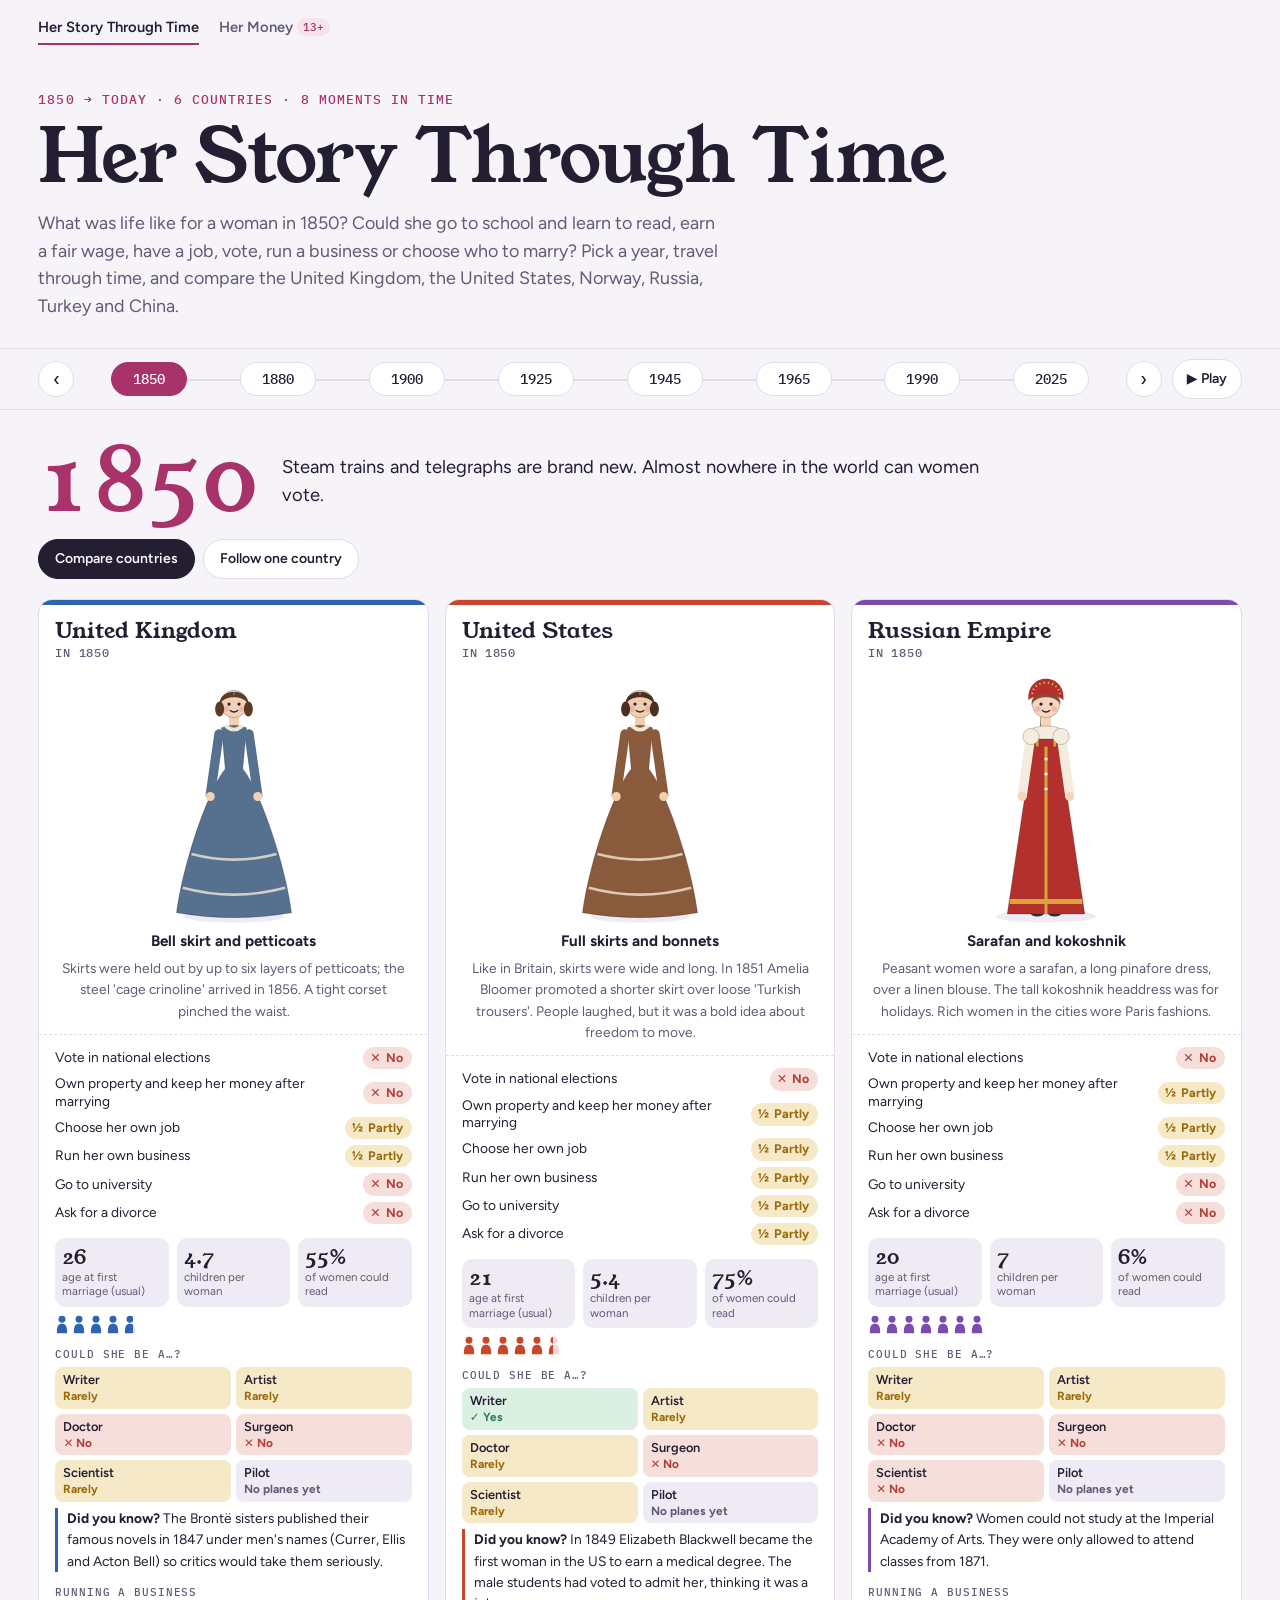
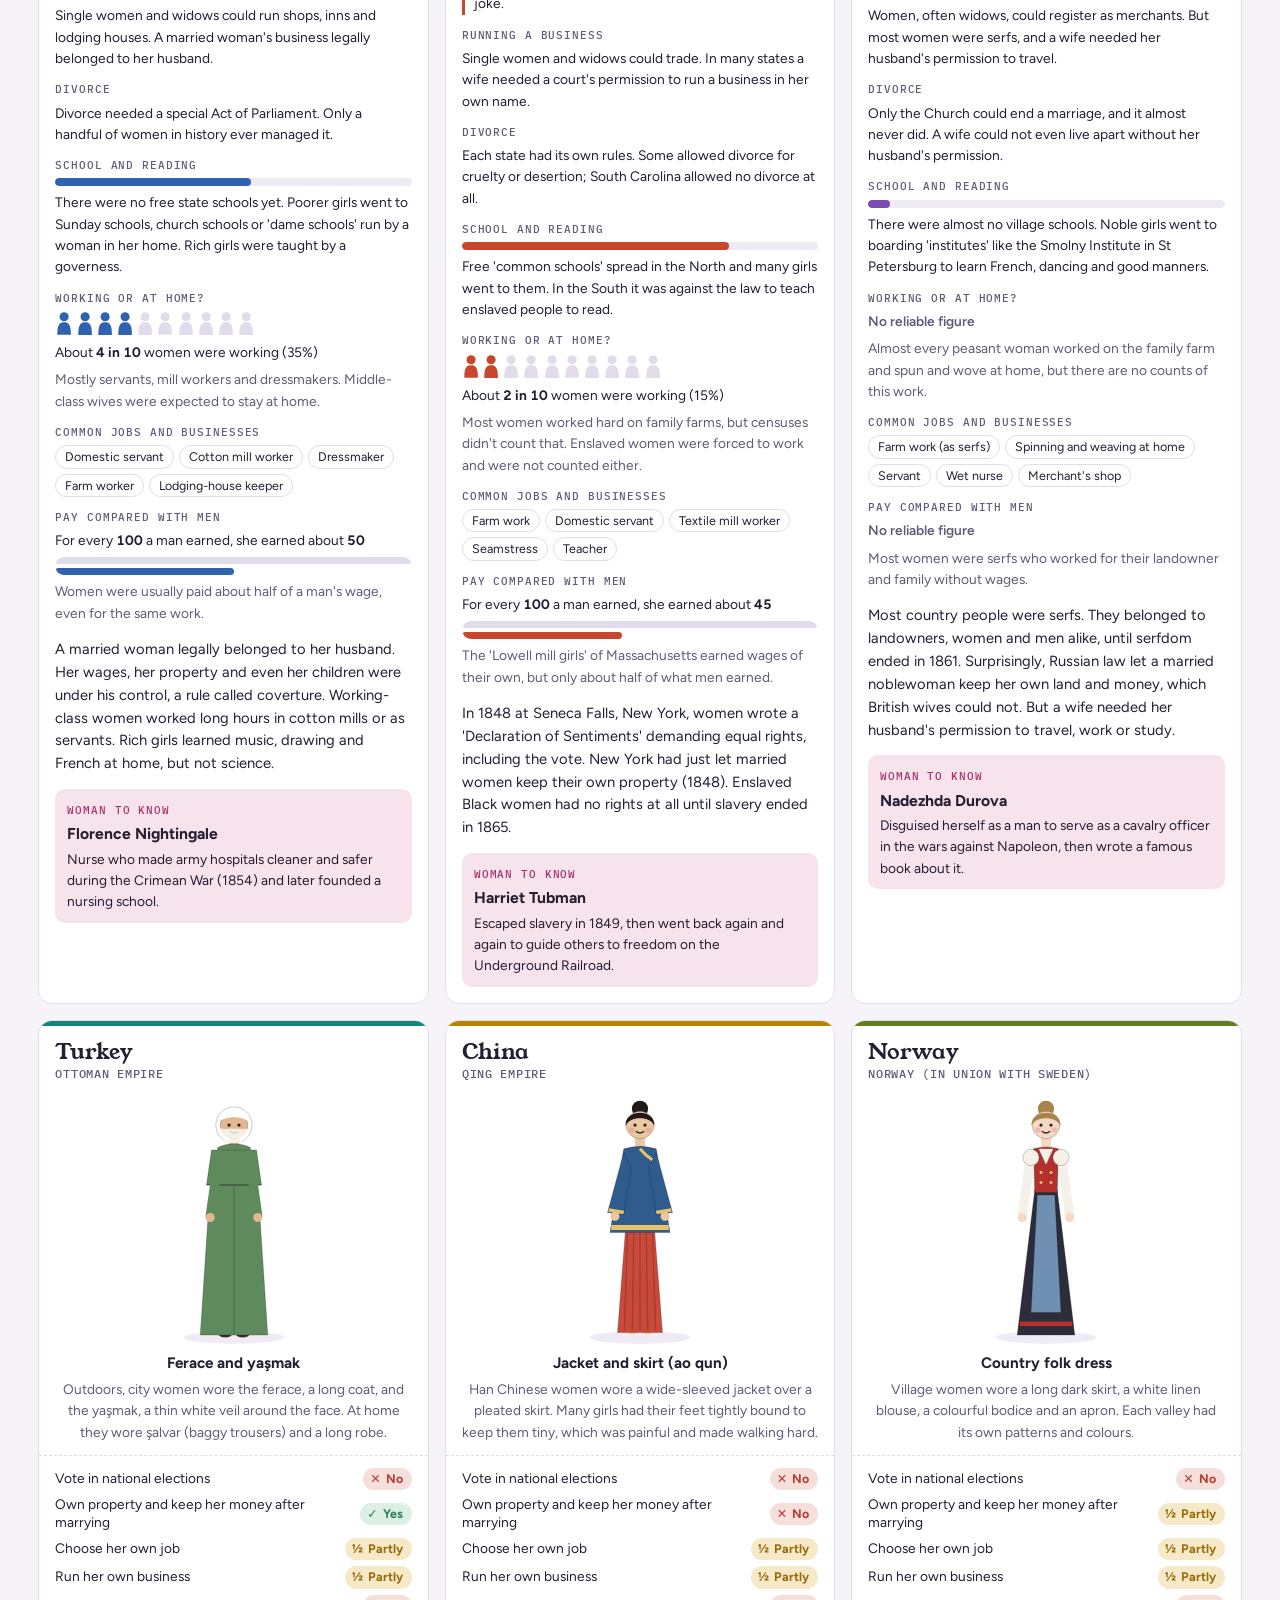
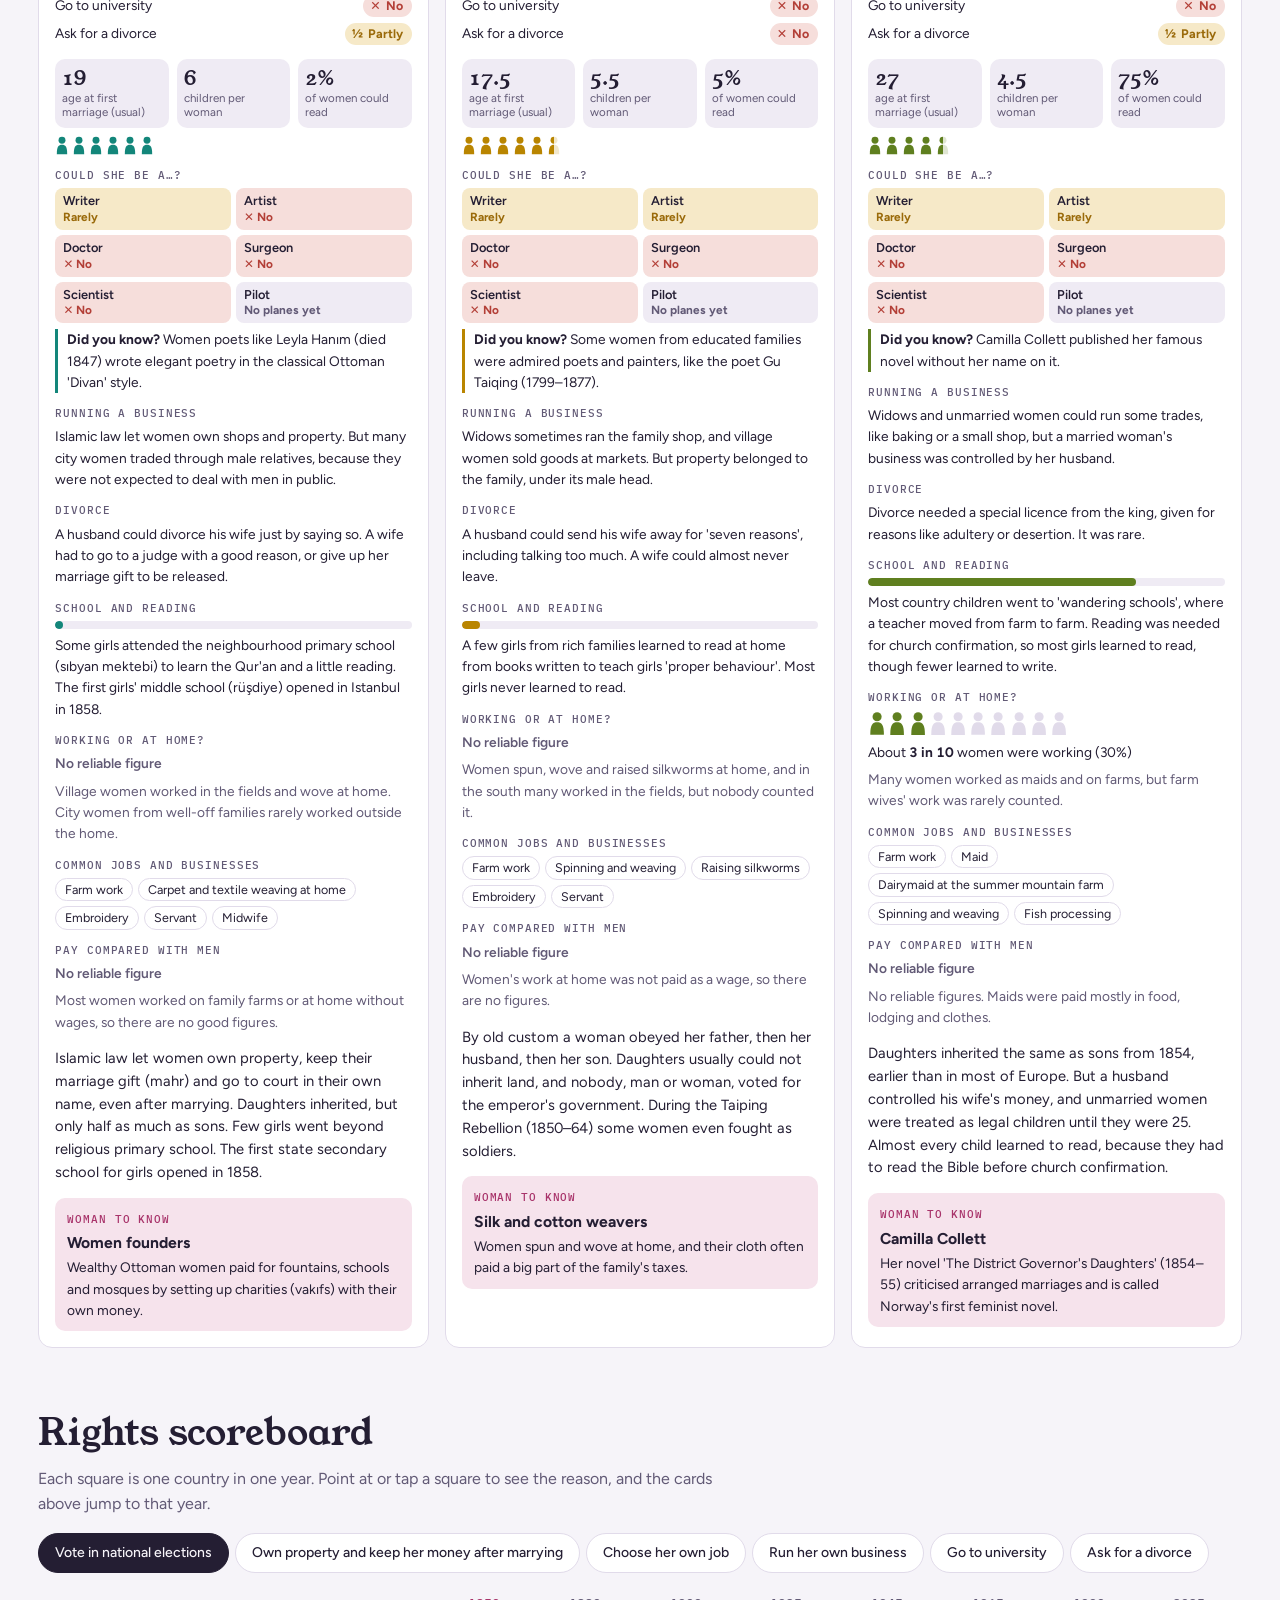
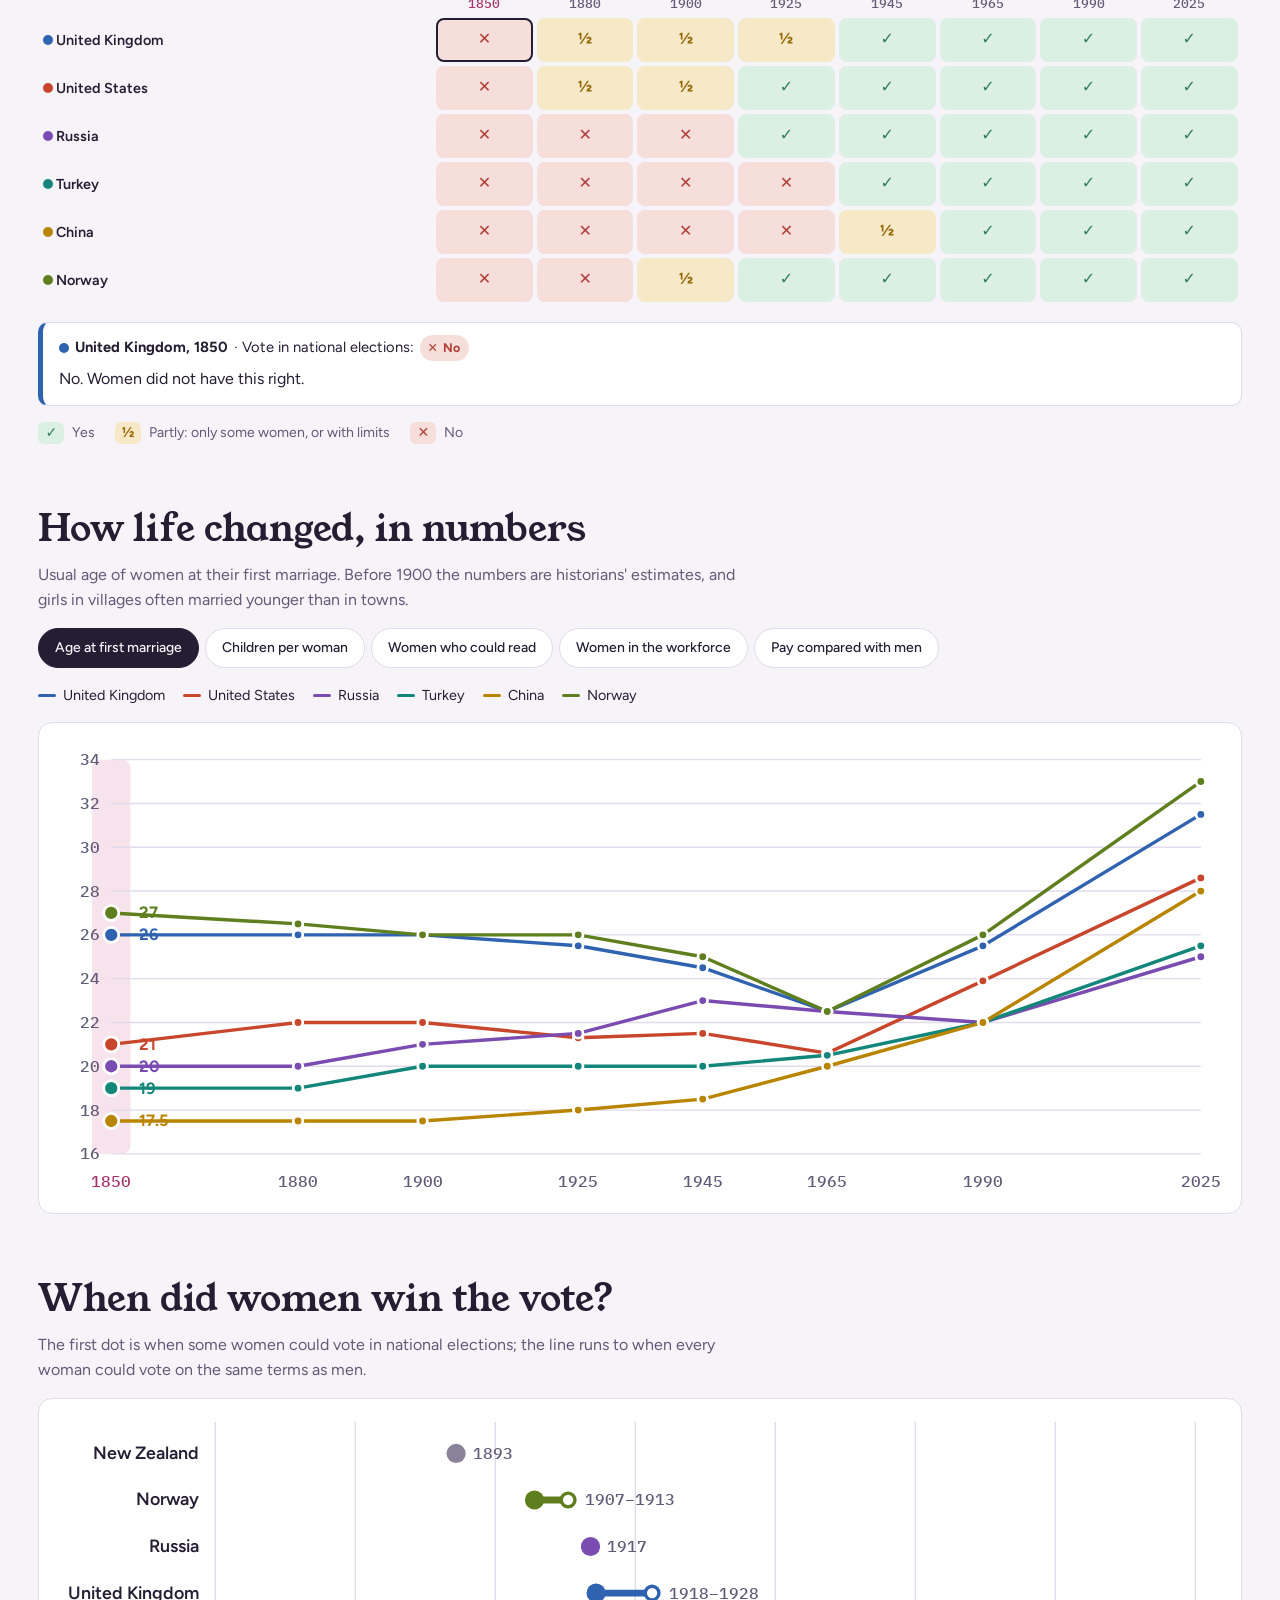
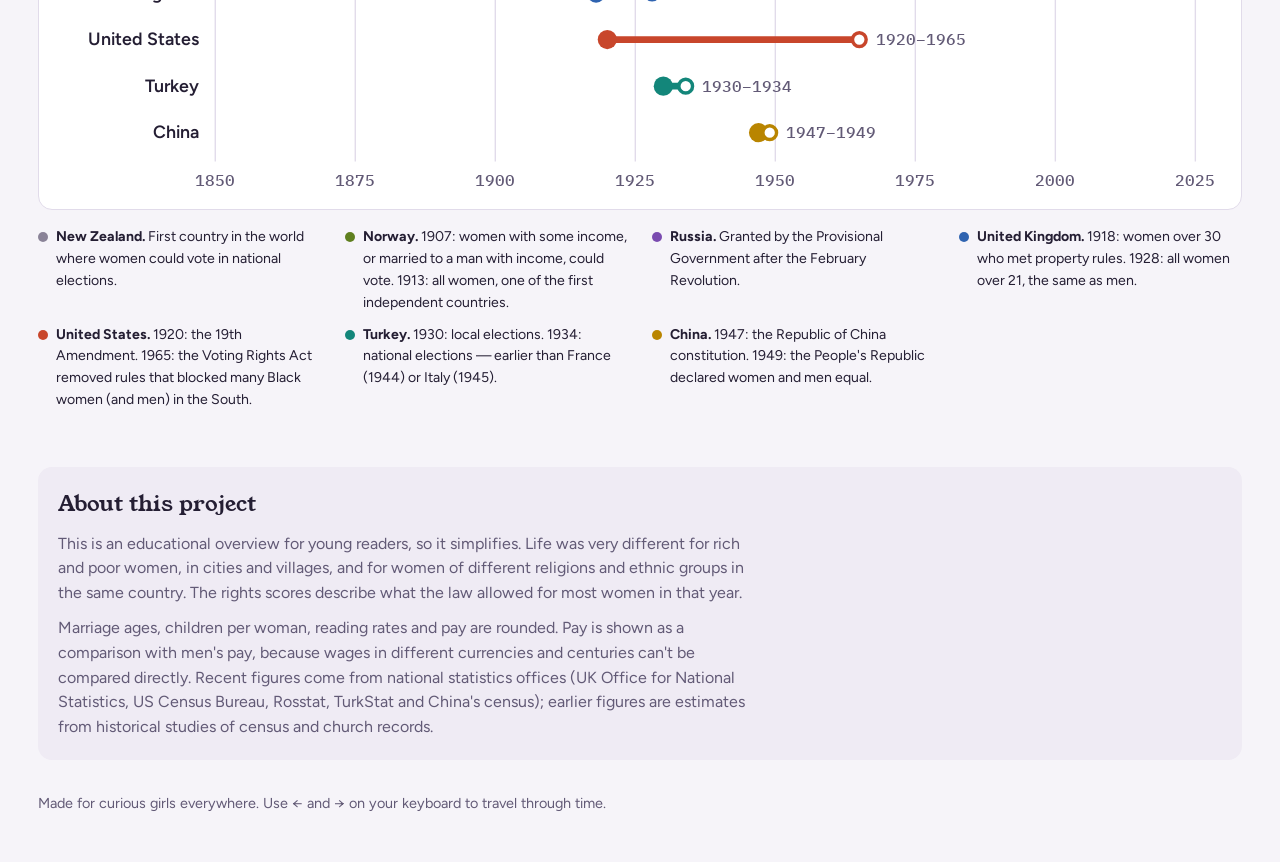
<file: index.html>
<!doctype html>
<html lang="en">
<head>
<meta charset="utf-8">
<meta name="viewport" content="width=device-width, initial-scale=1, viewport-fit=cover">
<title>Her Story Through Time</title>
<meta name="description" content="How women's lives changed from 1850 to today in the United Kingdom, the United States, Russia, Turkey and China: rights, work, school, marriage and clothes.">
<link rel="preconnect" href="https://fonts.googleapis.com">
<link rel="preconnect" href="https://fonts.gstatic.com" crossorigin>
<link rel="stylesheet" href="https://fonts.googleapis.com/css2?family=Young+Serif&family=Figtree:wght@400;500;600;700&family=IBM+Plex+Mono:wght@500&display=swap">
<link rel="stylesheet" href="css/style.css">
</head>
<body>
<!--BODY-->
<nav class="site-nav wrap" aria-label="Pages">
  <a href="index.html" aria-current="page">Her Story Through Time</a>
  <a href="her-money.html">Her Money <span class="age-tag">13+</span></a>
</nav>
<header class="hero wrap">
  <p class="eyebrow">1850 → today · 6 countries · 8 moments in time</p>
  <h1>Her Story Through Time</h1>
  <p class="lede">What was life like for a woman in 1850? Could she go to school and learn to read, earn a fair wage, have a job, vote, run a business or choose who to marry? Pick a year, travel through time, and compare the United Kingdom, the United States, Norway, Russia, Turkey and China.</p>
</header>

<nav class="timebar" aria-label="Choose a year">
  <div class="wrap timebar-inner">
    <button class="nav-btn" id="prev" type="button" aria-label="Previous year">‹</button>
    <ol class="ruler" id="ruler"></ol>
    <button class="nav-btn" id="next" type="button" aria-label="Next year">›</button>
    <button class="play-btn" id="play" type="button" aria-pressed="false">▶ Play</button>
  </div>
</nav>

<main class="wrap">
  <section class="era-head" aria-live="polite">
    <p class="era-year" id="eraYear">1850</p>
    <p class="era-context" id="eraContext"></p>
  </section>

  <div class="view-switch" role="tablist" aria-label="How to explore">
    <button role="tab" id="tab-compare" aria-selected="true" type="button">Compare countries</button>
    <button role="tab" id="tab-journey" aria-selected="false" type="button">Follow one country</button>
    <div class="country-pick" id="countryPick" hidden></div>
  </div>

  <section class="cards" id="cards" aria-label="Women's lives"></section>

  <section class="panel" id="scoreboard">
    <div class="panel-head">
      <h2>Rights scoreboard</h2>
      <p>Each square is one country in one year. Point at or tap a square to see the reason, and the cards above jump to that year.</p>
    </div>
    <div class="right-tabs" id="rightTabs" role="tablist" aria-label="Choose a right"></div>
    <div class="table-scroll"><table class="heat" id="heat"></table></div>
    <div class="reason" id="reason" aria-live="polite"></div>
    <ul class="key">
      <li><span class="lvl lvl-2">✓</span> Yes</li>
      <li><span class="lvl lvl-1">½</span> Partly: only some women, or with limits</li>
      <li><span class="lvl lvl-0">✕</span> No</li>
    </ul>
  </section>

  <section class="panel" id="trends">
    <div class="panel-head">
      <h2>How life changed, in numbers</h2>
      <p id="metricNote"></p>
    </div>
    <div class="right-tabs" id="metricTabs" role="tablist" aria-label="Choose what to show"></div>
    <div class="legend" id="legend"></div>
    <div class="chart-wrap" id="chart"></div>
  </section>

  <section class="panel" id="votes">
    <div class="panel-head">
      <h2>When did women win the vote?</h2>
      <p>The first dot is when some women could vote in national elections; the line runs to when every woman could vote on the same terms as men.</p>
    </div>
    <div class="vote-line" id="voteLine"></div>
  </section>

  <section class="panel sources">
    <h2>About this project</h2>
    <p>This is an educational overview for young readers, so it simplifies. Life was very different for rich and poor women, in cities and villages, and for women of different religions and ethnic groups in the same country. The rights scores describe what the law allowed for most women in that year.</p>
    <p>Marriage ages, children per woman, reading rates and pay are rounded. Pay is shown as a comparison with men's pay, because wages in different currencies and centuries can't be compared directly. Recent figures come from national statistics offices (UK Office for National Statistics, US Census Bureau, Rosstat, TurkStat and China's census); earlier figures are estimates from historical studies of census and church records.</p>
  </section>
</main>

<footer class="wrap foot">
  <p>Made for curious girls everywhere. Use ← and → on your keyboard to travel through time.</p>
</footer>
<!--/BODY-->
<script src="js/data.js"></script>
<script src="js/figure.js"></script>
<script src="js/app.js"></script>
</body>
</html>
</file>
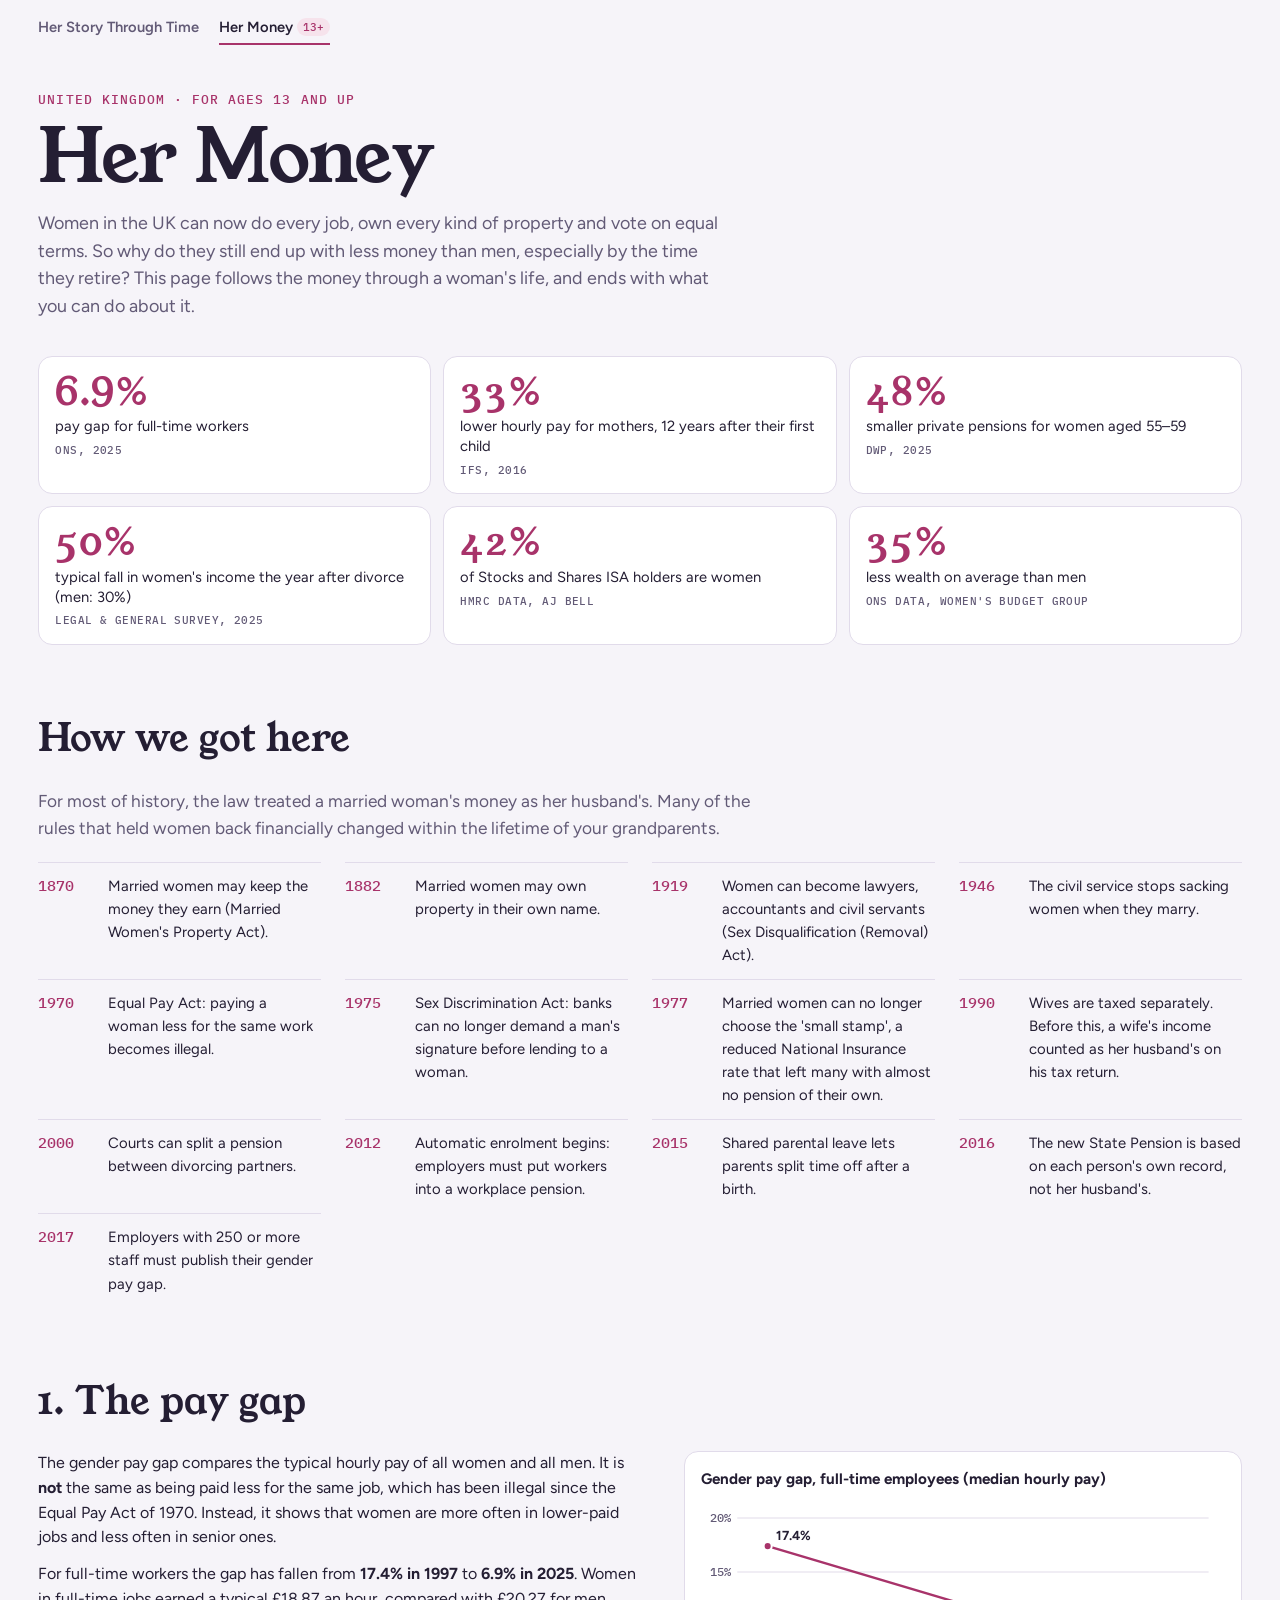
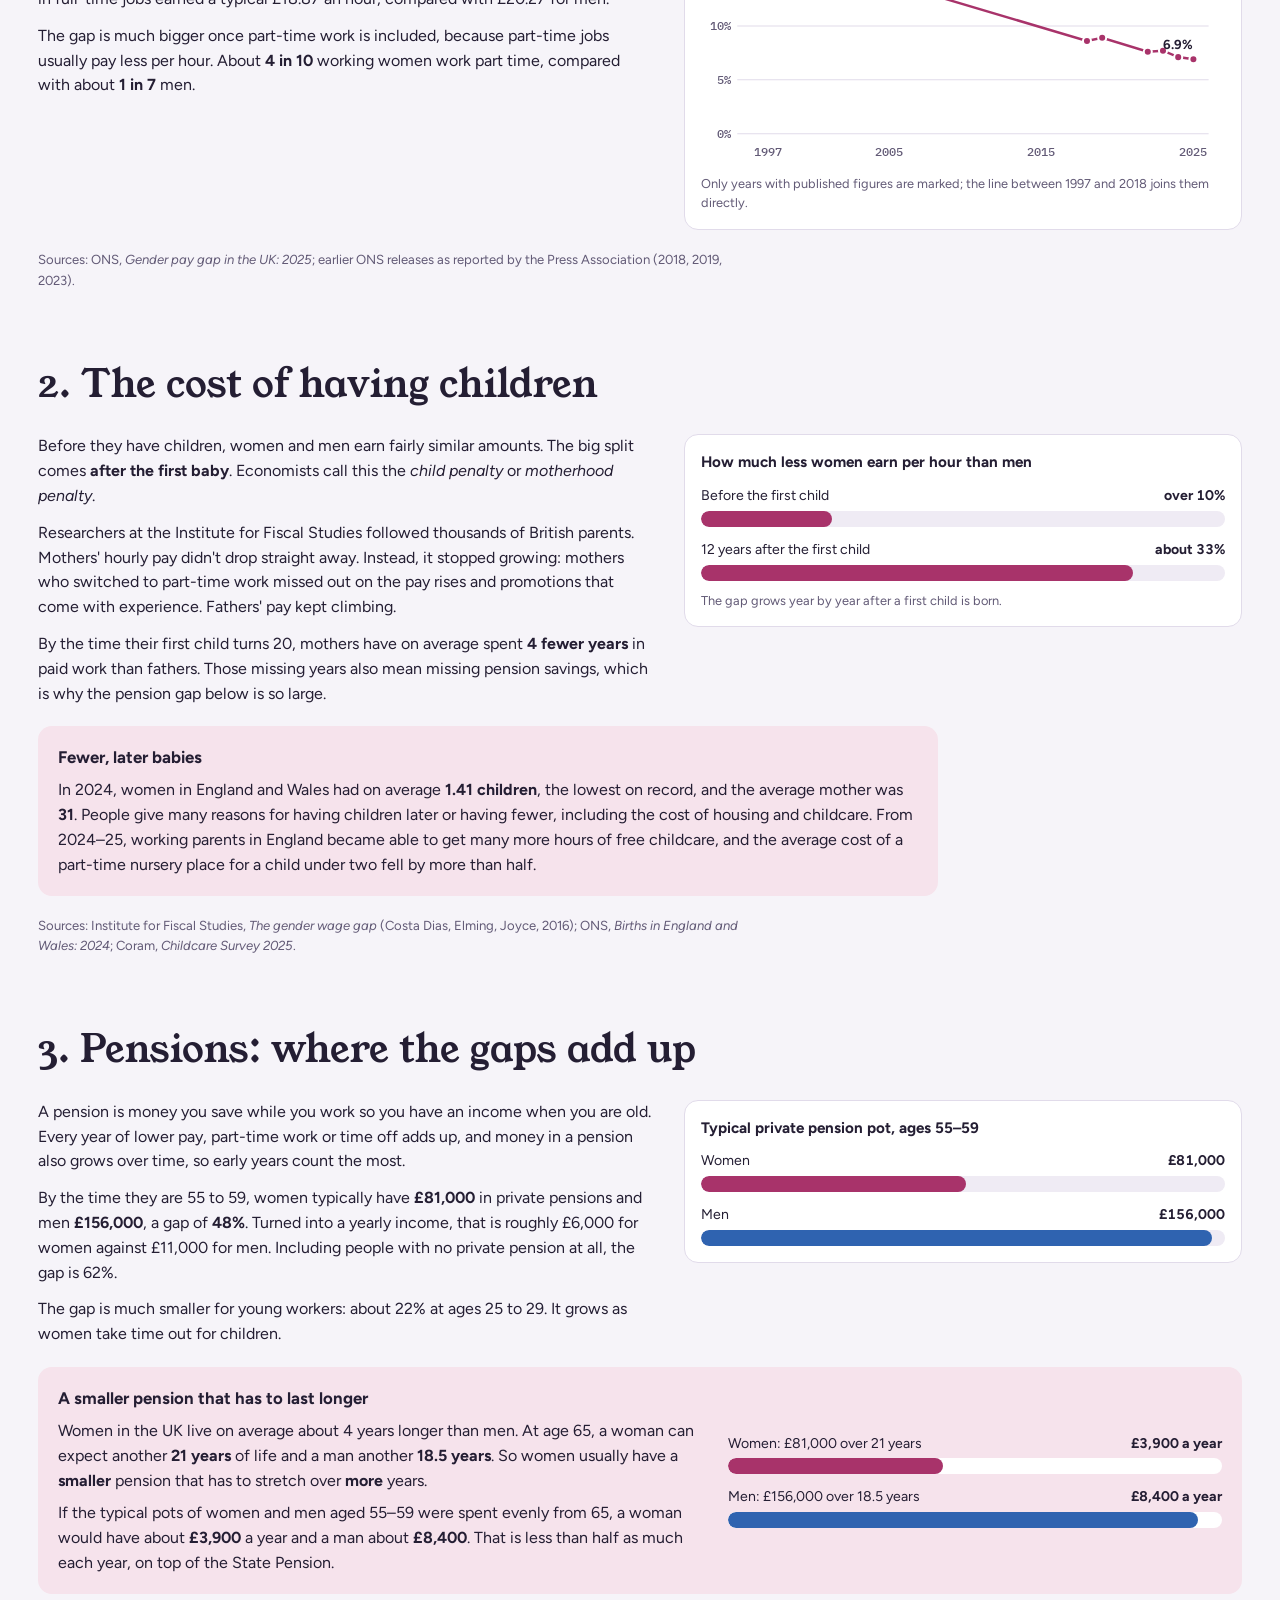
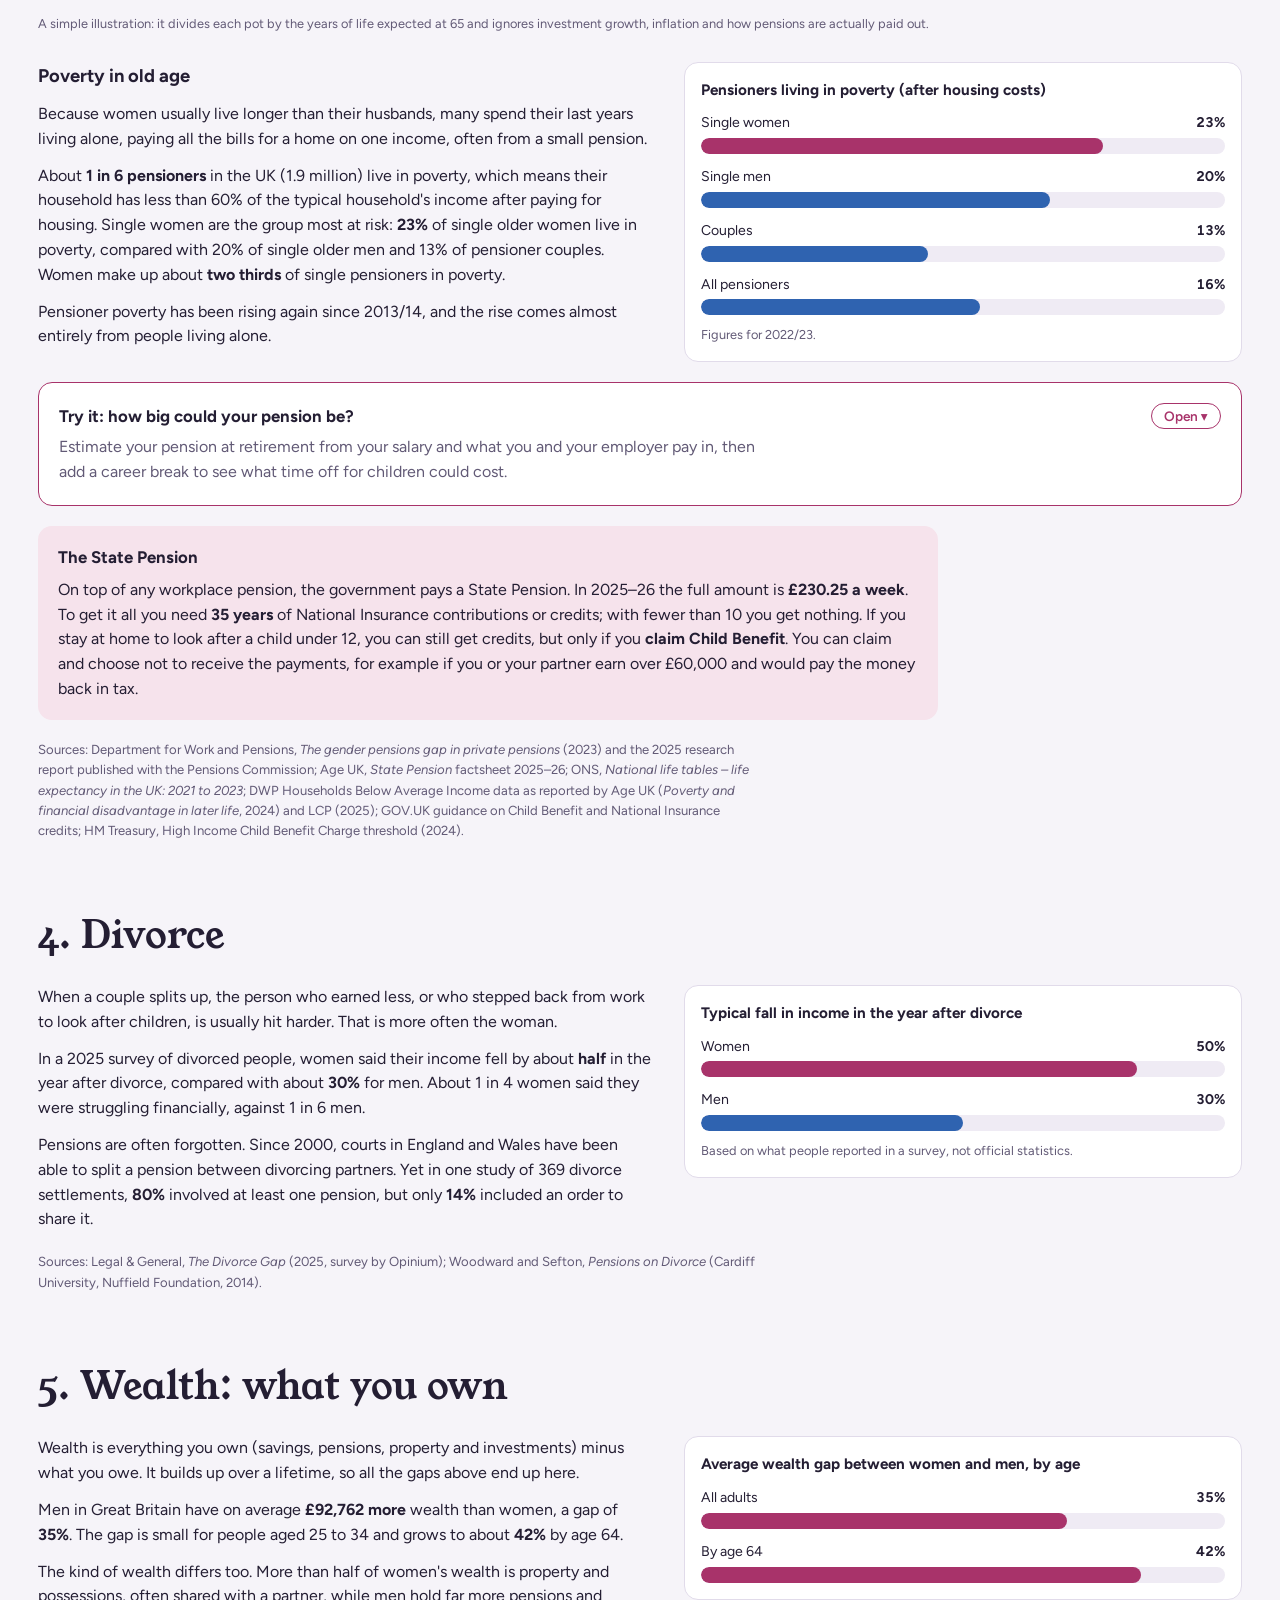
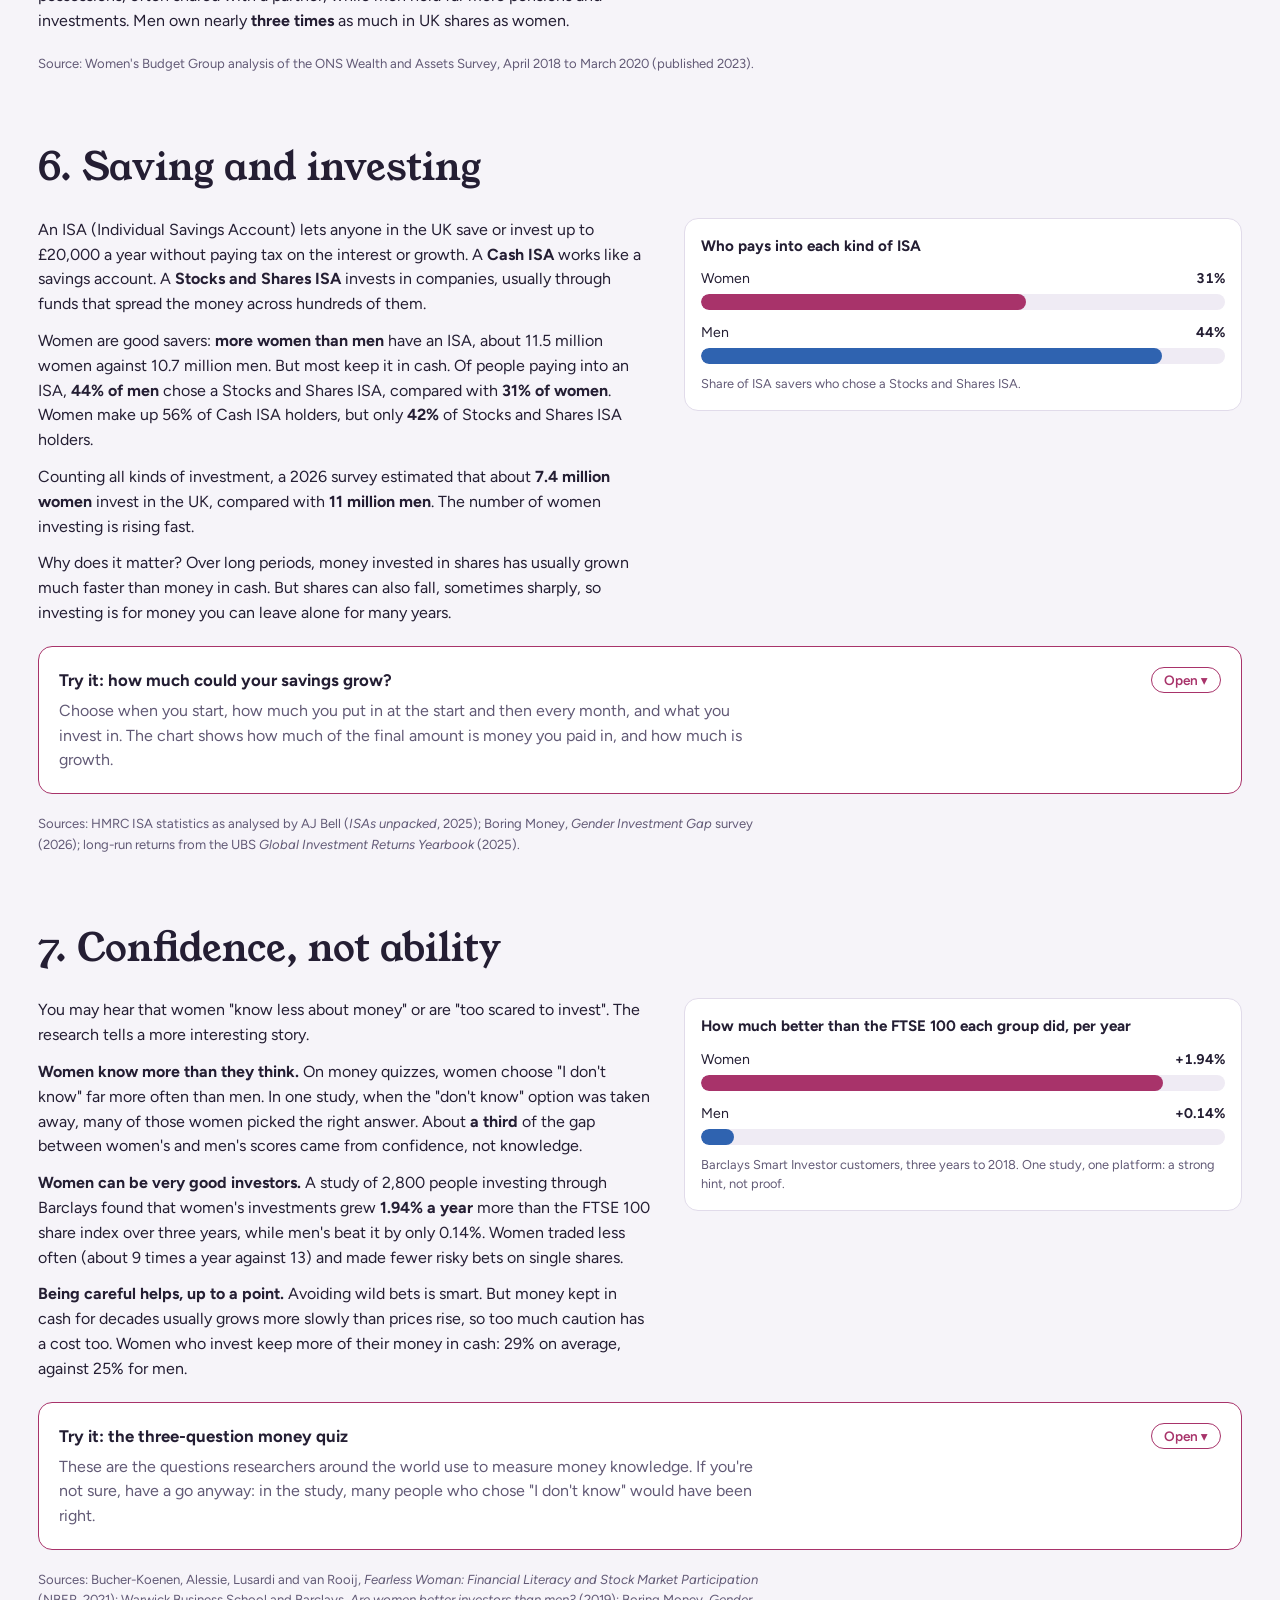
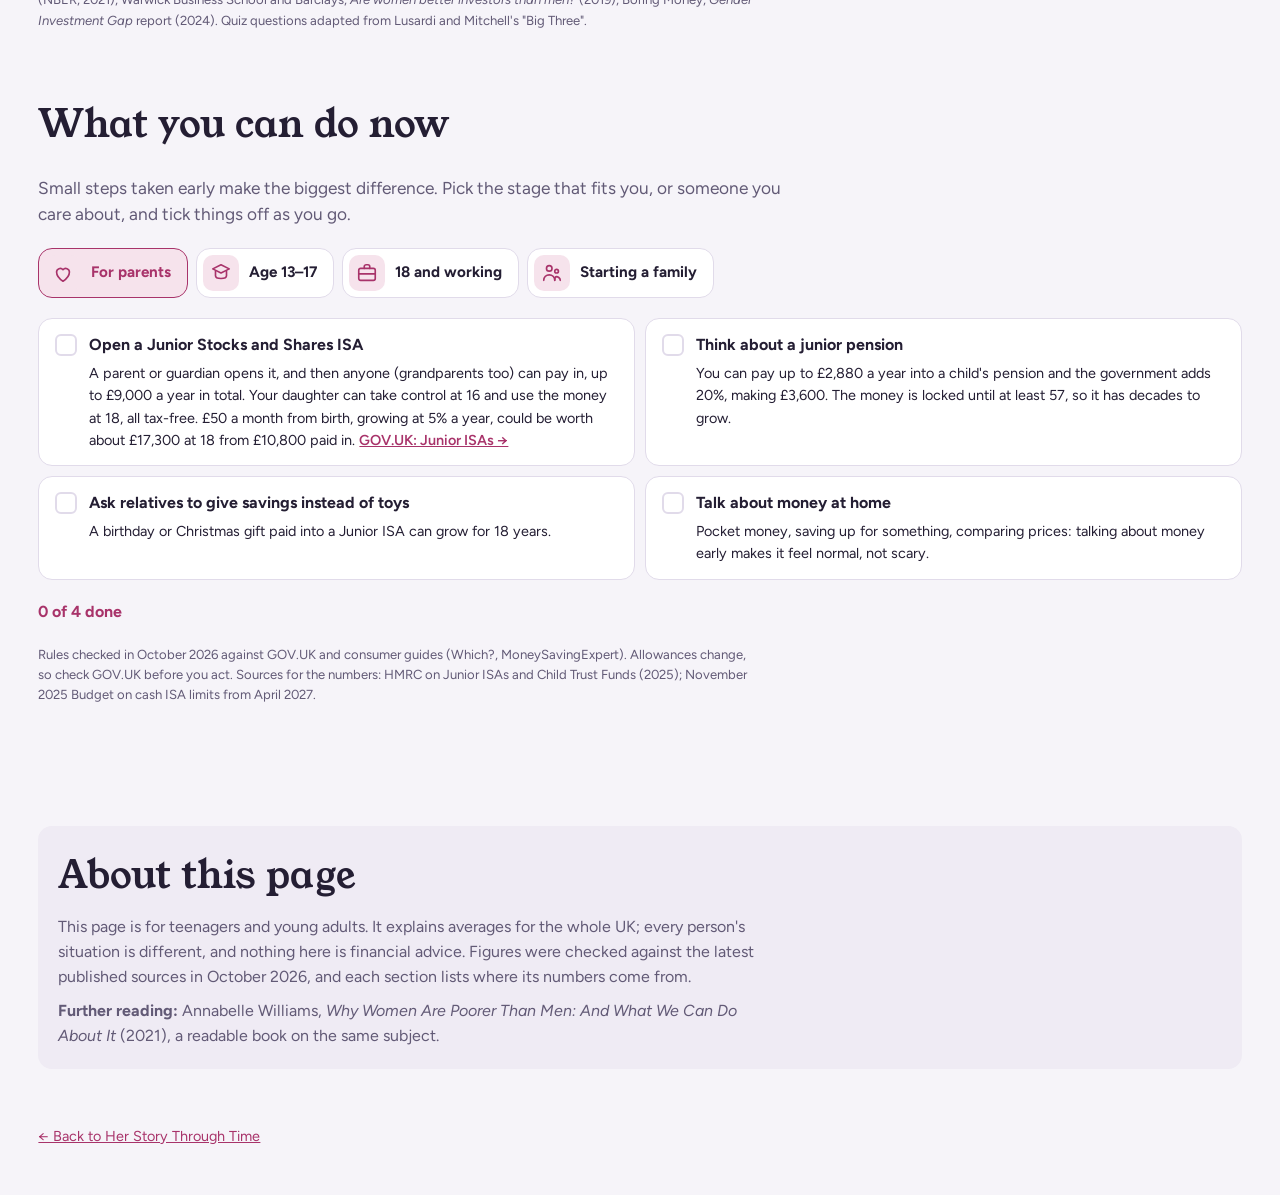
<file: her-money.html>
<!doctype html>
<html lang="en">
<head>
<meta charset="utf-8">
<meta name="viewport" content="width=device-width, initial-scale=1, viewport-fit=cover">
<title>Her Money</title>
<meta name="description" content="Why women in the UK end up with less money than men: the pay gap, the cost of having children, pensions, divorce and wealth, and what young women can do about it. For ages 13 and up.">
<link rel="preconnect" href="https://fonts.googleapis.com">
<link rel="preconnect" href="https://fonts.gstatic.com" crossorigin>
<link rel="stylesheet" href="https://fonts.googleapis.com/css2?family=Young+Serif&family=Figtree:wght@400;500;600;700&family=IBM+Plex+Mono:wght@500&display=swap">
<link rel="stylesheet" href="css/style.css">
<link rel="stylesheet" href="css/money.css">
</head>
<body>
<!--BODY-->
<nav class="site-nav wrap" aria-label="Pages">
  <a href="index.html">Her Story Through Time</a>
  <a href="her-money.html" aria-current="page">Her Money <span class="age-tag">13+</span></a>
</nav>

<header class="hero wrap">
  <p class="eyebrow">United Kingdom · for ages 13 and up</p>
  <h1>Her Money</h1>
  <p class="lede">Women in the UK can now do every job, own every kind of property and vote on equal terms. So why do they still end up with less money than men, especially by the time they retire? This page follows the money through a woman's life, and ends with what you can do about it.</p>
</header>

<main class="wrap money">
  <section class="tiles" aria-label="The gaps at a glance">
    <a class="tile" href="#pay">
      <span class="tile-num">6.9%</span>
      <span class="tile-label">pay gap for full-time workers</span>
      <span class="tile-src">ONS, 2025</span>
    </a>
    <a class="tile" href="#children">
      <span class="tile-num">33%</span>
      <span class="tile-label">lower hourly pay for mothers, 12 years after their first child</span>
      <span class="tile-src">IFS, 2016</span>
    </a>
    <a class="tile" href="#pensions">
      <span class="tile-num">48%</span>
      <span class="tile-label">smaller private pensions for women aged 55–59</span>
      <span class="tile-src">DWP, 2025</span>
    </a>
    <a class="tile" href="#divorce">
      <span class="tile-num">50%</span>
      <span class="tile-label">typical fall in women's income the year after divorce (men: 30%)</span>
      <span class="tile-src">Legal &amp; General survey, 2025</span>
    </a>
    <a class="tile" href="#investing">
      <span class="tile-num">42%</span>
      <span class="tile-label">of Stocks and Shares ISA holders are women</span>
      <span class="tile-src">HMRC data, AJ Bell</span>
    </a>
    <a class="tile" href="#wealth">
      <span class="tile-num">35%</span>
      <span class="tile-label">less wealth on average than men</span>
      <span class="tile-src">ONS data, Women's Budget Group</span>
    </a>
  </section>

  <section class="block" id="history">
    <h2>How we got here</h2>
    <p class="intro">For most of history, the law treated a married woman's money as her husband's. Many of the rules that held women back financially changed within the lifetime of your grandparents.</p>
    <ol class="timeline" id="timeline"></ol>
  </section>

  <section class="block" id="pay">
    <h2>1. The pay gap</h2>
    <div class="two">
      <div class="prose">
        <p>The gender pay gap compares the typical hourly pay of all women and all men. It is <strong>not</strong> the same as being paid less for the same job, which has been illegal since the Equal Pay Act of 1970. Instead, it shows that women are more often in lower-paid jobs and less often in senior ones.</p>
        <p>For full-time workers the gap has fallen from <strong>17.4% in 1997</strong> to <strong>6.9% in 2025</strong>. Women in full-time jobs earned a typical £18.87 an hour, compared with £20.27 for men.</p>
        <p>The gap is much bigger once part-time work is included, because part-time jobs usually pay less per hour. About <strong>4 in 10</strong> working women work part time, compared with about <strong>1 in 7</strong> men.</p>
      </div>
      <figure class="chart-card">
        <figcaption>Gender pay gap, full-time employees (median hourly pay)</figcaption>
        <div id="payChart"></div>
        <p class="chart-note">Only years with published figures are marked; the line between 1997 and 2018 joins them directly.</p>
      </figure>
    </div>
    <p class="src">Sources: ONS, <cite>Gender pay gap in the UK: 2025</cite>; earlier ONS releases as reported by the Press Association (2018, 2019, 2023).</p>
  </section>

  <section class="block" id="children">
    <h2>2. The cost of having children</h2>
    <div class="two">
      <div class="prose">
        <p>Before they have children, women and men earn fairly similar amounts. The big split comes <strong>after the first baby</strong>. Economists call this the <em>child penalty</em> or <em>motherhood penalty</em>.</p>
        <p>Researchers at the Institute for Fiscal Studies followed thousands of British parents. Mothers' hourly pay didn't drop straight away. Instead, it stopped growing: mothers who switched to part-time work missed out on the pay rises and promotions that come with experience. Fathers' pay kept climbing.</p>
        <p>By the time their first child turns 20, mothers have on average spent <strong>4 fewer years</strong> in paid work than fathers. Those missing years also mean missing pension savings, which is why the pension gap below is so large.</p>
      </div>
      <figure class="chart-card">
        <figcaption>How much less women earn per hour than men</figcaption>
        <div class="gapbars" id="childBars"></div>
        <p class="chart-note">The gap grows year by year after a first child is born.</p>
      </figure>
    </div>
    <div class="callout">
      <h3>Fewer, later babies</h3>
      <p>In 2024, women in England and Wales had on average <strong>1.41 children</strong>, the lowest on record, and the average mother was <strong>31</strong>. People give many reasons for having children later or having fewer, including the cost of housing and childcare. From 2024–25, working parents in England became able to get many more hours of free childcare, and the average cost of a part-time nursery place for a child under two fell by more than half.</p>
    </div>
    <p class="src">Sources: Institute for Fiscal Studies, <cite>The gender wage gap</cite> (Costa Dias, Elming, Joyce, 2016); ONS, <cite>Births in England and Wales: 2024</cite>; Coram, <cite>Childcare Survey 2025</cite>.</p>
  </section>

  <section class="block" id="pensions">
    <h2>3. Pensions: where the gaps add up</h2>
    <div class="two">
      <div class="prose">
        <p>A pension is money you save while you work so you have an income when you are old. Every year of lower pay, part-time work or time off adds up, and money in a pension also grows over time, so early years count the most.</p>
        <p>By the time they are 55 to 59, women typically have <strong>£81,000</strong> in private pensions and men <strong>£156,000</strong>, a gap of <strong>48%</strong>. Turned into a yearly income, that is roughly £6,000 for women against £11,000 for men. Including people with no private pension at all, the gap is 62%.</p>
        <p>The gap is much smaller for young workers: about 22% at ages 25 to 29. It grows as women take time out for children.</p>
      </div>
      <figure class="chart-card">
        <figcaption>Typical private pension pot, ages 55–59</figcaption>
        <div class="potbars" id="potBars"></div>
      </figure>
    </div>

    <div class="callout longer">
      <div>
        <h3>A smaller pension that has to last longer</h3>
        <p>Women in the UK live on average about 4 years longer than men. At age 65, a woman can expect another <strong>21 years</strong> of life and a man another <strong>18.5 years</strong>. So women usually have a <strong>smaller</strong> pension that has to stretch over <strong>more</strong> years.</p>
        <p>If the typical pots of women and men aged 55–59 were spent evenly from 65, a woman would have about <strong id="perYearW"></strong> a year and a man about <strong id="perYearM"></strong>. That is less than half as much each year, on top of the State Pension.</p>
      </div>
      <div class="gapbars" id="perYearBars"></div>
    </div>
    <p class="chart-note">A simple illustration: it divides each pot by the years of life expected at 65 and ignores investment growth, inflation and how pensions are actually paid out.</p>

    <div class="two poverty">
      <div class="prose">
        <h3>Poverty in old age</h3>
        <p>Because women usually live longer than their husbands, many spend their last years living alone, paying all the bills for a home on one income, often from a small pension.</p>
        <p>About <strong>1 in 6 pensioners</strong> in the UK (1.9 million) live in poverty, which means their household has less than 60% of the typical household's income after paying for housing. Single women are the group most at risk: <strong>23%</strong> of single older women live in poverty, compared with 20% of single older men and 13% of pensioner couples. Women make up about <strong>two thirds</strong> of single pensioners in poverty.</p>
        <p>Pensioner poverty has been rising again since 2013/14, and the rise comes almost entirely from people living alone.</p>
      </div>
      <figure class="chart-card">
        <figcaption>Pensioners living in poverty (after housing costs)</figcaption>
        <div class="gapbars" id="povertyBars"></div>
        <p class="chart-note">Figures for 2022/23.</p>
      </figure>
    </div>

    <details class="calc" id="pcalc">
      <summary class="calc-head">
        <span class="calc-title"><h3>Try it: how big could your pension be?</h3><span class="calc-toggle" aria-hidden="true"></span></span>
        <p>Estimate your pension at retirement from your salary and what you and your employer pay in, then add a career break to see what time off for children could cost.</p>
      </summary>
      <div class="calc-body">
        <form class="calc-inputs" id="pForm">
          <label for="pAge">Your age now <output id="pAgeOut"></output></label>
          <input type="range" id="pAge" min="18" max="60" step="1" value="22">
          <label for="pRetire">Retire at <output id="pRetireOut"></output></label>
          <input type="range" id="pRetire" min="55" max="75" step="1" value="67">
          <label for="pSalary">Salary now, a year <output id="pSalaryOut"></output></label>
          <input type="range" id="pSalary" min="10000" max="200000" step="1000" value="28000">
          <label for="pRaise">Pay rise each year <output id="pRaiseOut"></output></label>
          <input type="range" id="pRaise" min="0" max="5" step="0.5" value="2">
          <label for="pYou">You pay in <output id="pYouOut"></output></label>
          <input type="range" id="pYou" min="0" max="20" step="1" value="5">
          <label for="pEmp">Your employer pays in <output id="pEmpOut"></output></label>
          <input type="range" id="pEmp" min="0" max="15" step="1" value="3">
          <p class="contrib" id="pContrib"></p>
          <label for="pPot">Pension saved so far <output id="pPotOut"></output></label>
          <input type="range" id="pPot" min="0" max="200000" step="1000" value="0">
          <label for="pGrowth">Average growth a year <output id="pGrowthOut"></output></label>
          <input type="range" id="pGrowth" min="0" max="7" step="0.5" value="3">

          <fieldset class="break-set">
            <legend><label class="check"><input type="checkbox" id="pBreakOn" checked> Add a career break</label></legend>
            <div class="break-fields" id="breakFields">
              <label for="breakAge">Break starts at age <output id="breakAgeOut"></output></label>
              <input type="range" id="breakAge" min="20" max="50" step="1" value="31">
              <label for="breakYears">Years out of work <output id="breakYearsOut"></output></label>
              <input type="range" id="breakYears" min="0" max="15" step="1" value="3">
              <label for="ptYears">Then years working part time <output id="ptYearsOut"></output></label>
              <input type="range" id="ptYears" min="0" max="20" step="1" value="8">
              <label for="ptShare">Part-time hours, as a share of full time <output id="ptShareOut"></output></label>
              <input type="range" id="ptShare" min="20" max="90" step="10" value="60">
            </div>
          </fieldset>
        </form>
        <div class="calc-out">
          <div class="calc-figs">
            <div><span class="fig-label" id="pFullLabel">Pot at 67</span><span class="fig-num" id="pFull"></span></div>
            <div id="pBreakFig"><span class="fig-label">With the career break</span><span class="fig-num accent" id="pBreak"></span></div>
            <div id="pDiffFig"><span class="fig-label">Difference</span><span class="fig-num" id="pDiff"></span></div>
          </div>
          <div class="inv-legend" id="pLegend"></div>
          <div id="pChart"></div>
          <h4 class="sub" id="pIncomeTitle">Yearly income in retirement</h4>
          <div class="income-bar" id="pBar"></div>
          <p class="late" id="pNote"></p>
        </div>
      </div>
      <details class="assumptions">
        <summary>How this is worked out</summary>
        <p>A rough estimate in today's money, not financial advice. Contributions are a percentage of your whole salary (the legal minimum is 8% in total, with at least 3% from your employer, on earnings between £6,240 and £50,270). Pay rises are counted above inflation, so 2% means your pay buys 2% more each year. During a career break nothing is paid in, and pay does not rise during the break or the part-time years: research by the IFS found part-time work brings little pay progression. Part-time pay is the full-time salary times your hours. The pot is turned into a yearly income at about 7% if you retire at 65, a typical rate for a lifelong income (annuity) in 2025; the rate is lower if you retire earlier and higher if later. The full new State Pension is £230.25 a week in 2025–26, about £11,970 a year. It needs 35 years of National Insurance, which a career break can still count towards if you claim Child Benefit, and it is only paid from State Pension age (currently 66, rising to 67 from 2026–28).</p>
      </details>
    </details>

    <div class="callout">
      <h3>The State Pension</h3>
      <p>On top of any workplace pension, the government pays a State Pension. In 2025–26 the full amount is <strong>£230.25 a week</strong>. To get it all you need <strong>35 years</strong> of National Insurance contributions or credits; with fewer than 10 you get nothing. If you stay at home to look after a child under 12, you can still get credits, but only if you <strong>claim Child Benefit</strong>. You can claim and choose not to receive the payments, for example if you or your partner earn over £60,000 and would pay the money back in tax.</p>
    </div>
    <p class="src">Sources: Department for Work and Pensions, <cite>The gender pensions gap in private pensions</cite> (2023) and the 2025 research report published with the Pensions Commission; Age UK, <cite>State Pension</cite> factsheet 2025–26; ONS, <cite>National life tables – life expectancy in the UK: 2021 to 2023</cite>; DWP Households Below Average Income data as reported by Age UK (<cite>Poverty and financial disadvantage in later life</cite>, 2024) and LCP (2025); GOV.UK guidance on Child Benefit and National Insurance credits; HM Treasury, High Income Child Benefit Charge threshold (2024).</p>
  </section>

  <section class="block" id="divorce">
    <h2>4. Divorce</h2>
    <div class="two">
      <div class="prose">
        <p>When a couple splits up, the person who earned less, or who stepped back from work to look after children, is usually hit harder. That is more often the woman.</p>
        <p>In a 2025 survey of divorced people, women said their income fell by about <strong>half</strong> in the year after divorce, compared with about <strong>30%</strong> for men. About 1 in 4 women said they were struggling financially, against 1 in 6 men.</p>
        <p>Pensions are often forgotten. Since 2000, courts in England and Wales have been able to split a pension between divorcing partners. Yet in one study of 369 divorce settlements, <strong>80%</strong> involved at least one pension, but only <strong>14%</strong> included an order to share it.</p>
      </div>
      <figure class="chart-card">
        <figcaption>Typical fall in income in the year after divorce</figcaption>
        <div class="gapbars" id="divorceBars"></div>
        <p class="chart-note">Based on what people reported in a survey, not official statistics.</p>
      </figure>
    </div>
    <p class="src">Sources: Legal &amp; General, <cite>The Divorce Gap</cite> (2025, survey by Opinium); Woodward and Sefton, <cite>Pensions on Divorce</cite> (Cardiff University, Nuffield Foundation, 2014).</p>
  </section>

  <section class="block" id="wealth">
    <h2>5. Wealth: what you own</h2>
    <div class="two">
      <div class="prose">
        <p>Wealth is everything you own (savings, pensions, property and investments) minus what you owe. It builds up over a lifetime, so all the gaps above end up here.</p>
        <p>Men in Great Britain have on average <strong>£92,762 more</strong> wealth than women, a gap of <strong>35%</strong>. The gap is small for people aged 25 to 34 and grows to about <strong>42%</strong> by age 64.</p>
        <p>The kind of wealth differs too. More than half of women's wealth is property and possessions, often shared with a partner, while men hold far more pensions and investments. Men own nearly <strong>three times</strong> as much in UK shares as women.</p>
      </div>
      <figure class="chart-card">
        <figcaption>Average wealth gap between women and men, by age</figcaption>
        <div class="gapbars" id="wealthBars"></div>
      </figure>
    </div>
    <p class="src">Source: Women's Budget Group analysis of the ONS Wealth and Assets Survey, April 2018 to March 2020 (published 2023).</p>
  </section>

  <section class="block" id="investing">
    <h2>6. Saving and investing</h2>
    <div class="two">
      <div class="prose">
        <p>An ISA (Individual Savings Account) lets anyone in the UK save or invest up to £20,000 a year without paying tax on the interest or growth. A <strong>Cash ISA</strong> works like a savings account. A <strong>Stocks and Shares ISA</strong> invests in companies, usually through funds that spread the money across hundreds of them.</p>
        <p>Women are good savers: <strong>more women than men</strong> have an ISA, about 11.5 million women against 10.7 million men. But most keep it in cash. Of people paying into an ISA, <strong>44% of men</strong> chose a Stocks and Shares ISA, compared with <strong>31% of women</strong>. Women make up 56% of Cash ISA holders, but only <strong>42%</strong> of Stocks and Shares ISA holders.</p>
        <p>Counting all kinds of investment, a 2026 survey estimated that about <strong>7.4 million women</strong> invest in the UK, compared with <strong>11 million men</strong>. The number of women investing is rising fast.</p>
        <p>Why does it matter? Over long periods, money invested in shares has usually grown much faster than money in cash. But shares can also fall, sometimes sharply, so investing is for money you can leave alone for many years.</p>
      </div>
      <figure class="chart-card">
        <figcaption>Who pays into each kind of ISA</figcaption>
        <div class="gapbars" id="isaBars"></div>
        <p class="chart-note">Share of ISA savers who chose a Stocks and Shares ISA.</p>
      </figure>
    </div>
    <details class="calc" id="invest">
      <summary class="calc-head">
        <span class="calc-title"><h3>Try it: how much could your savings grow?</h3><span class="calc-toggle" aria-hidden="true"></span></span>
        <p>Choose when you start, how much you put in at the start and then every month, and what you invest in. The chart shows how much of the final amount is money you paid in, and how much is growth.</p>
      </summary>
      <div class="calc-body">
        <form class="calc-inputs" id="investForm">
          <label for="invStart">Start saving at age <output id="invStartOut"></output></label>
          <input type="range" id="invStart" min="16" max="60" step="1" value="18">
          <label for="invEnd">Keep going until age <output id="invEndOut"></output></label>
          <input type="range" id="invEnd" min="20" max="75" step="1" value="67">
          <label for="invInitial">To start with <output id="invInitialOut"></output></label>
          <input type="range" id="invInitial" min="0" max="20000" step="250" value="1000">
          <label for="invMonthly">Then each month <output id="invMonthlyOut"></output></label>
          <input type="range" id="invMonthly" min="10" max="1000" step="10" value="100">
          <label for="invReturn">Average return a year <output id="invReturnOut"></output></label>
          <input type="range" id="invReturn" min="0" max="8" step="0.5" value="4">
          <p class="preset-cap">Typical returns after inflation:</p>
          <div class="presets" role="group" aria-label="What you invest in">
            <button type="button" data-r="1">Cash savings · 1%</button>
            <button type="button" data-r="3">Mixed fund · 3%</button>
            <button type="button" data-r="5">Global index ETF · 5%</button>
          </div>
          <p class="preset-note" id="presetNote"></p>
        </form>
        <div class="calc-out">
          <div class="calc-figs">
            <div><span class="fig-label">You pay in</span><span class="fig-num" id="invPaid"></span></div>
            <div><span class="fig-label">Growth</span><span class="fig-num" id="invGrowth"></span></div>
            <div><span class="fig-label" id="invTotalLabel">At 67</span><span class="fig-num accent" id="invTotal"></span></div>
          </div>
          <div class="inv-legend" id="investLegend"></div>
          <div id="investChart"></div>
          <p class="late" id="invLate"></p>
        </div>
      </div>
      <details class="assumptions">
        <summary>How this is worked out</summary>
        <p>Amounts are in today's money, so the return is how much faster than prices your savings grow each year. Returns you see quoted elsewhere are usually <em>before</em> inflation and look bigger: world shares have averaged roughly 8–9% a year before inflation, which is about 5% after it. From 1900 to 2024, world shares returned 5.2% a year above inflation, bonds 1.7% and cash about 0.5%. The same return is applied every month, which real investments never do: shares can rise or fall sharply from one year to the next, and you can get back less than you put in. Fund fees, usually small for index ETFs, would lower the result a little. This is not financial advice.</p>
      </details>
    </details>
    <p class="src">Sources: HMRC ISA statistics as analysed by AJ Bell (<cite>ISAs unpacked</cite>, 2025); Boring Money, <cite>Gender Investment Gap</cite> survey (2026); long-run returns from the UBS <cite>Global Investment Returns Yearbook</cite> (2025).</p>
  </section>

  <section class="block" id="confidence">
    <h2>7. Confidence, not ability</h2>
    <div class="two">
      <div class="prose">
        <p>You may hear that women "know less about money" or are "too scared to invest". The research tells a more interesting story.</p>
        <p><strong>Women know more than they think.</strong> On money quizzes, women choose "I don't know" far more often than men. In one study, when the "don't know" option was taken away, many of those women picked the right answer. About <strong>a third</strong> of the gap between women's and men's scores came from confidence, not knowledge.</p>
        <p><strong>Women can be very good investors.</strong> A study of 2,800 people investing through Barclays found that women's investments grew <strong>1.94% a year</strong> more than the FTSE 100 share index over three years, while men's beat it by only 0.14%. Women traded less often (about 9 times a year against 13) and made fewer risky bets on single shares.</p>
        <p><strong>Being careful helps, up to a point.</strong> Avoiding wild bets is smart. But money kept in cash for decades usually grows more slowly than prices rise, so too much caution has a cost too. Women who invest keep more of their money in cash: 29% on average, against 25% for men.</p>
      </div>
      <figure class="chart-card">
        <figcaption>How much better than the FTSE 100 each group did, per year</figcaption>
        <div class="gapbars" id="perfBars"></div>
        <p class="chart-note">Barclays Smart Investor customers, three years to 2018. One study, one platform: a strong hint, not proof.</p>
      </figure>
    </div>

    <details class="calc" id="quiz">
      <summary class="calc-head">
        <span class="calc-title"><h3>Try it: the three-question money quiz</h3><span class="calc-toggle" aria-hidden="true"></span></span>
        <p>These are the questions researchers around the world use to measure money knowledge. If you're not sure, have a go anyway: in the study, many people who chose "I don't know" would have been right.</p>
      </summary>
      <div class="quiz" id="quizBody"></div>
    </details>
    <p class="src">Sources: Bucher-Koenen, Alessie, Lusardi and van Rooij, <cite>Fearless Woman: Financial Literacy and Stock Market Participation</cite> (NBER, 2021); Warwick Business School and Barclays, <cite>Are women better investors than men?</cite> (2019); Boring Money, <cite>Gender Investment Gap</cite> report (2024). Quiz questions adapted from Lusardi and Mitchell's "Big Three".</p>
  </section>

  <section class="block" id="action">
    <h2>What you can do now</h2>
    <p class="intro">Small steps taken early make the biggest difference. Pick the stage that fits you, or someone you care about, and tick things off as you go.</p>
    <div class="stage-tabs" id="stageTabs" role="tablist" aria-label="Choose a stage of life"></div>
    <div class="checklist" id="checklist" role="tabpanel"></div>
    <p class="progress" id="progress" aria-live="polite"></p>
    <p class="src">Rules checked in October 2026 against GOV.UK and consumer guides (Which?, MoneySavingExpert). Allowances change, so check GOV.UK before you act. Sources for the numbers: HMRC on Junior ISAs and Child Trust Funds (2025); November 2025 Budget on cash ISA limits from April 2027.</p>
  </section>

  <section class="panel sources">
    <h2>About this page</h2>
    <p>This page is for teenagers and young adults. It explains averages for the whole UK; every person's situation is different, and nothing here is financial advice. Figures were checked against the latest published sources in October 2026, and each section lists where its numbers come from.</p>
    <p><strong>Further reading:</strong> Annabelle Williams, <cite>Why Women Are Poorer Than Men: And What We Can Do About It</cite> (2021), a readable book on the same subject.</p>
  </section>
</main>

<footer class="wrap foot">
  <p><a href="index.html">← Back to Her Story Through Time</a></p>
</footer>
<!--/BODY-->
<script src="js/money.js"></script>
</body>
</html>
</file>
<file: css/style.css>
/* Layout: a time ruler pinned on top, a row of five "exhibit cards" (paper dolls + facts),
   then three overview panels: scoreboard heatmap, marriage-age chart, vote timeline. */
:root {
  --paper: #f6f4f9;
  --surface: #ffffff;
  --sunk: #efebf4;
  --ink: #241e33;
  --muted: #625a76;
  --line: #e1dbea;
  --accent: #a8336a;
  --accent-soft: #f6e3ec;
  --on-accent: #ffffff;

  --yes: #2d7f56;  --yes-bg: #dcefe3;
  --part: #9a6a0a; --part-bg: #f6e9c8;
  --no: #b33f37;   --no-bg: #f6dedb;

  --c-uk: #2f63b0;
  --c-usa: #c8462b;
  --c-russia: #7a4bb0;
  --c-turkey: #13867a;
  --c-china: #b98500;
  --c-norway: #5f7f1f;
  --c-nz: #8a8398;

  --display: "Young Serif", Georgia, "Times New Roman", serif;
  --body: "Figtree", system-ui, -apple-system, "Segoe UI", sans-serif;
  --mono: "IBM Plex Mono", ui-monospace, "SFMono-Regular", Menlo, monospace;

  --radius: 14px;
  color-scheme: light;
}
@media (prefers-color-scheme: dark) {
  :root:not([data-theme="light"]) {
    --paper: #16131d; --surface: #201c2a; --sunk: #2a2537; --ink: #f0ebf7; --muted: #aaa1bf; --line: #353046;
    --accent: #ee7fb0; --accent-soft: #3d2433; --on-accent: #1a1220;
    --yes: #6ccf98; --yes-bg: #1f3a2c; --part: #e8b955; --part-bg: #3d321a; --no: #f08279; --no-bg: #43231f;
    --c-uk: #7aa7ec; --c-usa: #f2846a; --c-russia: #b796ea; --c-turkey: #4cc7b7; --c-china: #e8bd4a; --c-norway: #a8cc5c; --c-nz: #8f889e;
    color-scheme: dark;
  }
}
:root[data-theme="dark"] {
  --paper: #16131d; --surface: #201c2a; --sunk: #2a2537; --ink: #f0ebf7; --muted: #aaa1bf; --line: #353046;
  --accent: #ee7fb0; --accent-soft: #3d2433; --on-accent: #1a1220;
  --yes: #6ccf98; --yes-bg: #1f3a2c; --part: #e8b955; --part-bg: #3d321a; --no: #f08279; --no-bg: #43231f;
  --c-uk: #7aa7ec; --c-usa: #f2846a; --c-russia: #b796ea; --c-turkey: #4cc7b7; --c-china: #e8bd4a; --c-norway: #a8cc5c; --c-nz: #8f889e;
  color-scheme: dark;
}

* { box-sizing: border-box; }
[hidden] { display: none !important; }
html { -webkit-text-size-adjust: 100%; }
body {
  margin: 0;
  background: var(--paper);
  color: var(--ink);
  font: 16px/1.55 var(--body);
}
.wrap { max-width: 1320px; margin: 0 auto; padding-inline: max(16px, 3vw); }
h1, h2, h3 { font-family: var(--display); font-weight: 400; text-wrap: balance; margin: 0; }
p { margin: 0; }
button { font: inherit; color: inherit; }
:focus-visible { outline: 3px solid var(--accent); outline-offset: 2px; border-radius: 6px; }

/* Page links */
.site-nav { display: flex; flex-wrap: wrap; gap: 6px 20px; padding-block: 16px 0; font-weight: 600; font-size: .92rem; }
.site-nav a { color: var(--muted); text-decoration: none; padding-bottom: 4px; border-bottom: 2px solid transparent; }
.site-nav a:hover { color: var(--ink); }
.site-nav a[aria-current="page"] { color: var(--ink); border-bottom-color: var(--accent); }
.age-tag { font: 500 11px/1 var(--mono); background: var(--accent-soft); color: var(--accent); padding: 2px 6px; border-radius: 99px; vertical-align: 1px; }

/* Hero */
.hero { padding-block: 48px 28px; display: grid; gap: 14px; }
.eyebrow { font: 500 13px/1 var(--mono); letter-spacing: .08em; text-transform: uppercase; color: var(--accent); }
.hero h1 { font-size: clamp(2.4rem, 6vw, 4.6rem); line-height: 1.02; letter-spacing: -.01em; }
.lede { max-width: 62ch; font-size: 1.12rem; color: var(--muted); }

/* Time ruler */
.timebar {
  position: sticky; top: env(safe-area-inset-top, 0px); z-index: 10;
  background: color-mix(in srgb, var(--paper) 88%, transparent);
  backdrop-filter: blur(8px);
  border-block: 1px solid var(--line);
}
.timebar-inner { display: flex; align-items: center; gap: 10px; padding-block: 10px; }
.ruler {
  list-style: none; margin: 0; padding: 0; flex: 1; min-width: 0;
  display: grid; grid-template-columns: repeat(8, minmax(0, 1fr)); position: relative;
}
.ruler::before {
  content: ""; position: absolute; left: 6%; right: 6%; top: 50%; height: 2px; background: var(--line);
}
.ruler li { position: relative; display: flex; justify-content: center; }
.ruler button {
  position: relative; border: 1.5px solid var(--line); background: var(--surface);
  font: 500 14px/1 var(--mono); padding: 9px 8px; border-radius: 999px; cursor: pointer;
  min-width: 0; width: 100%; max-width: 76px; font-variant-numeric: tabular-nums;
  transition: background .2s, color .2s, border-color .2s;
}
.ruler button:hover { border-color: var(--accent); }
.ruler button[aria-current="true"] { background: var(--accent); border-color: var(--accent); color: var(--on-accent); }
.nav-btn {
  flex: none; width: 36px; height: 36px; border-radius: 50%; border: 1.5px solid var(--line);
  background: var(--surface); font-size: 20px; line-height: 1; cursor: pointer;
}
.nav-btn:hover, .play-btn:hover { border-color: var(--accent); }
.play-btn {
  flex: none; border: 1.5px solid var(--line); background: var(--surface); border-radius: 999px;
  padding: 8px 14px; font-weight: 600; font-size: 14px; cursor: pointer;
}
.play-btn[aria-pressed="true"] { background: var(--accent-soft); border-color: var(--accent); color: var(--accent); }

/* Era heading */
.era-head { display: grid; grid-template-columns: auto 1fr; gap: 6px 24px; align-items: center; padding-block: 32px 18px; }
.era-year { font: 400 clamp(3rem, 8vw, 5.5rem)/0.9 var(--display); color: var(--accent); font-variant-numeric: tabular-nums; }
.era-context { max-width: 60ch; font-size: 1.15rem; }

/* View switch */
.view-switch { display: flex; flex-wrap: wrap; gap: 8px; align-items: center; margin-bottom: 20px; }
.view-switch [role="tab"], .country-pick button, .right-tabs button {
  border: 1.5px solid var(--line); background: var(--surface); border-radius: 999px;
  padding: 8px 16px; font-weight: 600; font-size: 14px; cursor: pointer;
}
.view-switch [role="tab"][aria-selected="true"], .right-tabs button[aria-selected="true"] {
  background: var(--ink); color: var(--paper); border-color: var(--ink);
}
.country-pick { display: flex; flex-wrap: wrap; gap: 6px; padding-left: 8px; border-left: 1.5px solid var(--line); margin-left: 4px; }
.country-pick button { display: inline-flex; align-items: center; gap: 7px; font-weight: 500; }
.country-pick button[aria-pressed="true"] { border-color: currentColor; font-weight: 700; }
.dot { width: 10px; height: 10px; border-radius: 50%; display: inline-block; flex: none; }

/* Cards */
.cards { display: grid; grid-template-columns: repeat(auto-fill, minmax(236px, 1fr)); gap: 16px; }
@media (min-width: 900px) { .cards.compare { grid-template-columns: repeat(3, minmax(0, 1fr)); } }
.card {
  background: var(--surface); border: 1px solid var(--line); border-radius: var(--radius);
  display: flex; flex-direction: column; min-width: 0; overflow: hidden;
}
.card-top { padding: 14px 16px 0; display: grid; gap: 2px; border-top: 5px solid var(--cc); }
.card-top h3 { font-size: 1.35rem; line-height: 1.15; }
.card-state { font: 500 12px/1.3 var(--mono); letter-spacing: .06em; text-transform: uppercase; color: var(--muted); }
.doll { margin: 0; padding: 8px 16px 0; display: grid; justify-items: center; }
.doll svg { width: 100%; max-width: 150px; height: auto; display: block; }
.fig-ground { fill: var(--sunk); }
.dress-name { font-weight: 700; font-size: .95rem; text-align: center; margin-top: 4px; }
.dress-text { font-size: .86rem; color: var(--muted); padding: 4px 16px 12px; text-align: center; }
.card-body { padding: 12px 16px 16px; display: grid; gap: 14px; border-top: 1px dashed var(--line); }

.rights { list-style: none; margin: 0; padding: 0; display: grid; gap: 6px; }
.rights li { display: grid; grid-template-columns: 1fr auto; gap: 10px; align-items: center; font-size: .86rem; line-height: 1.3; }
.pill {
  display: inline-flex; align-items: center; gap: 5px; padding: 3px 9px 3px 7px; border-radius: 999px;
  font-weight: 700; font-size: .78rem; white-space: nowrap;
}
.pill b { font-weight: 800; }
.pill-2 { background: var(--yes-bg); color: var(--yes); }
.pill-1 { background: var(--part-bg); color: var(--part); }
.pill-0 { background: var(--no-bg); color: var(--no); }

.stats { display: grid; grid-template-columns: repeat(3, minmax(0, 1fr)); gap: 8px; }
.stat { display: grid; gap: 2px; align-content: start; background: var(--sunk); border-radius: 10px; padding: 8px 7px; min-width: 0; }
.stat-num { font: 400 1.25rem/1.1 var(--display); white-space: nowrap; font-variant-numeric: tabular-nums; color: var(--ink); }
.stat-label { font-size: .72rem; line-height: 1.25; color: var(--muted); }
.kids { display: flex; flex-wrap: wrap; gap: 3px; margin-top: -6px; }
.kid { width: 14px; height: 19px; }
.kid circle, .kid path { fill: var(--cc); }
.kid { -webkit-mask: linear-gradient(90deg, #000 var(--f), rgba(0,0,0,.2) var(--f)); mask: linear-gradient(90deg, #000 var(--f), rgba(0,0,0,.2) var(--f)); }
.tenths { display: grid; grid-template-columns: repeat(10, 1fr); gap: 2px; max-width: 200px; }
.ten { width: 100%; height: auto; }
.ten circle, .ten path { fill: var(--line); }
.ten.on circle, .ten.on path { fill: var(--cc); }
.careers { list-style: none; margin: 0; padding: 0; display: grid; grid-template-columns: repeat(2, minmax(0, 1fr)); gap: 5px; }
.careers li { display: grid; gap: 1px; border-radius: 8px; padding: 5px 8px; font-size: .8rem; line-height: 1.25; }
.careers li span { color: var(--ink); font-weight: 600; }
.careers b { font-size: .74rem; font-weight: 700; }
.pill-none { background: var(--sunk); color: var(--muted); }
.did { border-left: 3px solid var(--cc); padding-left: 9px; }
.did-label { font-weight: 700; }
.fact { display: grid; gap: 6px; font-size: .86rem; }
.fact h4 { margin: 0; font: 500 11px/1.2 var(--mono); letter-spacing: .08em; text-transform: uppercase; color: var(--muted); }
.meter, .pay-bars { position: relative; display: block; height: 8px; background: var(--sunk); border-radius: 99px; overflow: hidden; }
.meter span, .pay-her { position: absolute; left: 0; top: 0; bottom: 0; border-radius: 99px; background: var(--cc); }
.pay-bars { height: 18px; background: none; display: grid; gap: 3px; }
.pay-bars span { position: relative; display: block; height: 7px; border-radius: 99px; }
.pay-man { background: var(--line); width: 100%; }
.pay-her { position: relative !important; }
.pay-line b { font-variant-numeric: tabular-nums; }
.pay-none { font-weight: 600; color: var(--muted); }
.muted { color: var(--muted); }
.chips { list-style: none; margin: 0; padding: 0; display: flex; flex-wrap: wrap; gap: 5px; }
.chips li { border: 1px solid var(--line); border-radius: 999px; padding: 2px 9px; font-size: .78rem; line-height: 1.4; }
.note { font-size: .92rem; }
.star { background: var(--accent-soft); border-radius: 10px; padding: 10px 12px; font-size: .86rem; }
.star-label { font: 500 11px/1.2 var(--mono); letter-spacing: .08em; text-transform: uppercase; color: var(--accent); }
.star strong { display: block; font-size: .98rem; margin-block: 2px; }

/* Panels */
.panel { margin-top: 56px; display: grid; gap: 16px; }
.panel-head { display: grid; gap: 6px; }
.panel h2 { font-size: clamp(1.6rem, 3.5vw, 2.3rem); }
.panel-head p, .sources p { color: var(--muted); max-width: 70ch; }
.right-tabs { display: flex; flex-wrap: wrap; gap: 6px; }
.right-tabs button { font-weight: 500; }
.table-scroll { overflow-x: auto; }
.heat { border-collapse: separate; border-spacing: 4px; min-width: 620px; width: 100%; }
.heat th { font-weight: 600; font-size: .9rem; text-align: left; white-space: nowrap; padding-right: 8px; }
.heat thead th { font: 500 13px/1 var(--mono); text-align: center; color: var(--muted); padding: 4px 0; font-variant-numeric: tabular-nums; }
.heat thead th.on { color: var(--accent); }
.heat td { padding: 0; }
.heat td button {
  width: 100%; height: 44px; border: 2px solid transparent; border-radius: 8px; cursor: pointer;
  font-weight: 800; font-size: 1rem;
}
.heat td button.on { border-color: var(--ink); }
.lvl-2, .heat .lvl-2 { background: var(--yes-bg); color: var(--yes); }
.lvl-1, .heat .lvl-1 { background: var(--part-bg); color: var(--part); }
.lvl-0, .heat .lvl-0 { background: var(--no-bg); color: var(--no); }
.reason { background: var(--surface); border: 1px solid var(--line); border-left: 5px solid var(--cc, var(--accent)); border-radius: 10px; padding: 12px 16px; display: grid; gap: 6px; min-height: 84px; }
.reason-head { display: flex; flex-wrap: wrap; align-items: center; gap: 6px; font-size: .92rem; }
.key { list-style: none; margin: 0; padding: 0; display: flex; flex-wrap: wrap; gap: 8px 20px; font-size: .88rem; color: var(--muted); }
.key li { display: inline-flex; align-items: center; gap: 8px; }
.key .lvl { width: 26px; height: 22px; border-radius: 6px; display: inline-grid; place-items: center; font-weight: 800; }

.legend { display: flex; flex-wrap: wrap; gap: 6px 18px; font-size: .9rem; }
.legend span { display: inline-flex; align-items: center; gap: 7px; }
.legend i { width: 18px; height: 3px; border-radius: 2px; display: inline-block; }
.chart-wrap { overflow-x: auto; background: var(--surface); border: 1px solid var(--line); border-radius: var(--radius); padding: 12px; }
.chart-wrap svg { display: block; width: 100%; min-width: 560px; height: auto; }
.chart-wrap text { fill: var(--muted); font: 500 12px var(--mono); }
.chart-wrap .grid { stroke: var(--line); stroke-width: 1; }
.chart-wrap .band { fill: var(--accent-soft); }
.chart-wrap .band-label { fill: var(--accent); }
.chart-wrap .series { fill: none; stroke-width: 2.5; stroke-linejoin: round; stroke-linecap: round; }
.chart-wrap .pt { stroke: var(--surface); stroke-width: 2; }
.chart-wrap .nodata-title { font: 600 12px var(--body); fill: var(--ink); }
.chart-wrap .nodata-label { font: 600 12px var(--body); }
.chart-wrap .pt-label { font: 700 12px var(--body); }

.vote-line { overflow-x: auto; background: var(--surface); border: 1px solid var(--line); border-radius: var(--radius); padding: 12px; }
.vote-line svg { display: block; width: 100%; min-width: 620px; height: auto; }
.vote-line text { font: 500 12px var(--mono); fill: var(--muted); }
.vote-line .row-label { font: 600 13px var(--body); fill: var(--ink); }
.vote-line .grid { stroke: var(--line); }
.vote-notes { list-style: none; margin: 0; padding: 0; display: grid; grid-template-columns: repeat(auto-fill, minmax(260px, 1fr)); gap: 10px 24px; font-size: .88rem; }
.vote-notes li { display: grid; grid-template-columns: auto 1fr; gap: 8px; align-items: baseline; }
.vote-notes .dot { transform: translateY(1px); }

.sources { padding: 20px; background: var(--sunk); border-radius: var(--radius); gap: 10px; }
.sources h2 { font-size: 1.4rem; }
.foot { padding-block: 32px 48px; color: var(--muted); font-size: .9rem; }

/* Card entrance */
@media (prefers-reduced-motion: no-preference) {
  .card { animation: rise .45s ease both; }
  .card:nth-child(2) { animation-delay: .04s; } .card:nth-child(3) { animation-delay: .08s; }
  .card:nth-child(4) { animation-delay: .12s; } .card:nth-child(5) { animation-delay: .16s; }
  @keyframes rise { from { transform: translateY(8px); opacity: .4; } to { transform: none; opacity: 1; } }
}

@media (max-width: 720px) {
  .hero { padding-block: 32px 20px; }
  .era-head { grid-template-columns: 1fr; padding-block: 24px 14px; }
  .timebar-inner { gap: 6px; }
  .ruler button { font-size: 11px; padding: 8px 2px; }
  .nav-btn { display: none; }
  .play-btn { padding: 8px 10px; }
  .play-btn .label { display: none; }
  .country-pick { border-left: 0; padding-left: 0; margin-left: 0; width: 100%; }
}
</file>
<file: css/money.css>
/* "Her Money" page. Builds on the tokens in style.css.
   Layout: headline gap tiles → a dated history timeline → five numbered sections
   (text beside one chart each) → the pension calculator → action cards. */
:root { --women: var(--accent); --men: var(--c-uk); }

.money { display: grid; gap: 64px; padding-bottom: 24px; }
.money h2 { font-size: clamp(1.7rem, 3.6vw, 2.4rem); }
.money h3 { font-family: var(--body); font-weight: 700; font-size: 1.05rem; margin: 0; }
.block { display: grid; gap: 20px; }
.intro { max-width: 68ch; color: var(--muted); font-size: 1.08rem; }
.prose { display: grid; gap: 12px; max-width: 64ch; min-width: 0; }
.two { display: grid; grid-template-columns: minmax(0, 1.1fr) minmax(0, 1fr); gap: 32px; align-items: start; }
.src { font-size: .82rem; color: var(--muted); max-width: 90ch; }
.src cite { font-style: italic; }

/* Headline tiles: these numbers are the point of the page */
.tiles { display: grid; grid-template-columns: repeat(3, minmax(0, 1fr)); gap: 12px; margin-top: 8px; }
.tile {
  display: grid; gap: 6px; align-content: start; padding: 16px; border-radius: var(--radius);
  background: var(--surface); border: 1px solid var(--line); color: var(--ink); text-decoration: none;
  transition: border-color .2s;
}
.tile:hover { border-color: var(--accent); }
.tile-num { font: 400 2.4rem/1 var(--display); color: var(--accent); font-variant-numeric: tabular-nums; }
.tile-label { font-size: .92rem; line-height: 1.35; }
.tile-src { font: 500 11px/1.3 var(--mono); letter-spacing: .04em; color: var(--muted); text-transform: uppercase; }

/* Timeline */
.timeline { list-style: none; margin: 0; padding: 0; display: grid; grid-template-columns: repeat(auto-fill, minmax(240px, 1fr)); gap: 0 24px; }
.timeline li { display: grid; grid-template-columns: 58px 1fr; gap: 12px; padding: 12px 0; border-top: 1px solid var(--line); font-size: .93rem; }
.timeline .yr { font: 500 15px/1.4 var(--mono); color: var(--accent); font-variant-numeric: tabular-nums; }

/* Chart cards */
.chart-card { margin: 0; background: var(--surface); border: 1px solid var(--line); border-radius: var(--radius); padding: 16px; display: grid; gap: 10px; min-width: 0; }
.chart-card figcaption { font-weight: 700; font-size: .95rem; }
.chart-note { font-size: .8rem; color: var(--muted); }
.chart-card svg, .calc svg { display: block; width: 100%; height: auto; }
.chart-card text, .calc text { fill: var(--muted); font: 500 12px var(--mono); }
.chart-card .grid, .calc .grid { stroke: var(--line); }
.chart-card .val { fill: var(--ink); font: 700 13px var(--body); }

.gapbars, .potbars { display: grid; gap: 12px; }
.bar-row { display: grid; gap: 4px; }
.bar-label { display: flex; justify-content: space-between; gap: 8px; font-size: .88rem; }
.bar-label b { font-variant-numeric: tabular-nums; }
.bar-track { height: 16px; background: var(--sunk); border-radius: 99px; overflow: hidden; }
.bar-fill { height: 100%; border-radius: 99px; background: var(--women); }
.bar-fill.men { background: var(--men); }

.callout { background: var(--accent-soft); border-radius: var(--radius); padding: 18px 20px; display: grid; gap: 8px; max-width: 90ch; }

/* Calculator */
.calc { background: var(--surface); border: 1.5px solid var(--accent); border-radius: var(--radius); padding: 20px; display: grid; gap: 18px; }
.calc-head { display: grid; gap: 6px; cursor: pointer; list-style: none; }
.calc-head::-webkit-details-marker { display: none; }
.calc-title { display: flex; align-items: center; justify-content: space-between; gap: 12px; }
.calc-toggle { flex: none; font: 600 .85rem var(--body); color: var(--accent); border: 1.5px solid var(--accent); border-radius: 999px; padding: 4px 12px; }
.calc-toggle::after { content: "Open ▾"; }
details.calc[open] > .calc-head .calc-toggle::after { content: "Close ▴"; }
details.calc:not([open]) { gap: 0; }
details.calc > .calc-head:hover .calc-toggle { background: var(--accent-soft); }
.break-set { border: 1px solid var(--line); border-radius: 10px; padding: 8px 12px 12px; margin: 14px 0 0; display: grid; gap: 4px; min-width: 0; }
.break-set legend { padding: 0 4px; }
.break-fields { display: grid; gap: 4px; }
.check { display: inline-flex !important; align-items: center; gap: 8px; margin: 0 !important; font-weight: 700; cursor: pointer; }
.check input { width: 18px; height: 18px; accent-color: var(--accent); }
.sub { margin: 4px 0 0; font: 700 .9rem var(--body); }
.sw-band { background: var(--sunk); border: 1px solid var(--line); }
.calc-head p { color: var(--muted); max-width: 70ch; }
.calc-body { display: grid; grid-template-columns: minmax(0, 340px) minmax(0, 1fr); gap: 28px; align-items: start; }
.calc-inputs { display: grid; gap: 4px; }
.calc-inputs label { display: flex; justify-content: space-between; gap: 8px; font-size: .9rem; font-weight: 600; margin-top: 8px; }
.calc-inputs output { font: 500 14px var(--mono); color: var(--accent); font-variant-numeric: tabular-nums; white-space: nowrap; }
.calc-inputs input[type="range"] { width: 100%; accent-color: var(--accent); }
.calc-out { display: grid; gap: 12px; min-width: 0; }
.calc-figs { display: grid; grid-template-columns: repeat(3, minmax(0, 1fr)); gap: 8px; }
.calc-figs > div { background: var(--sunk); border-radius: 10px; padding: 10px 12px; display: grid; gap: 2px; }
.fig-label { font-size: .78rem; color: var(--muted); }
.fig-num { font: 400 1.5rem/1.1 var(--display); font-variant-numeric: tabular-nums; }
.fig-num.accent { color: var(--accent); }
.calc .line-full { stroke: var(--men); }
.calc .line-you { stroke: var(--women); }
.calc .series { fill: none; stroke-width: 2.5; stroke-linejoin: round; }
.calc .break-band { fill: var(--sunk); }
.calc .lg { font: 600 12px var(--body); }
.longer { grid-template-columns: minmax(0, 1.3fr) minmax(0, 1fr); gap: 16px 28px; align-items: center; max-width: none; }
.longer > div:first-child { display: grid; gap: 8px; }
.longer .bar-track { background: var(--surface); }
@media (max-width: 800px) { .longer { grid-template-columns: 1fr; } }
.poverty { margin-top: 8px; }
.poverty h3 { font-size: 1.15rem; }
.quiz { display: grid; gap: 16px; }
.q { border: 1px solid var(--line); border-radius: 12px; padding: 14px 16px; margin: 0; display: grid; gap: 10px; min-width: 0; }
.q legend { font-weight: 600; padding: 0; display: flex; gap: 10px; align-items: baseline; float: left; width: 100%; }
.q legend + * { clear: both; }
.q-num { flex: none; font: 500 13px var(--mono); color: var(--accent); background: var(--accent-soft); border-radius: 99px; width: 24px; height: 24px; display: inline-grid; place-items: center; }
.q-opts { display: flex; flex-wrap: wrap; gap: 8px; }
.q-opts button { border: 1.5px solid var(--line); background: var(--surface); border-radius: 999px; padding: 7px 14px; font-size: .9rem; font-weight: 600; cursor: pointer; }
.q-opts button:hover { border-color: var(--accent); }
.q-opts button.right { background: var(--yes-bg); border-color: var(--yes); color: var(--yes); }
.q-opts button.wrong { background: var(--no-bg); border-color: var(--no); color: var(--no); }
.q-opts button.picked:not(.right):not(.wrong) { border-color: var(--ink); }
.q-why { font-size: .9rem; background: var(--sunk); border-radius: 8px; padding: 10px 12px; }
.q-score { font-weight: 700; }
.presets { display: flex; flex-wrap: wrap; gap: 6px; margin-top: 6px; }
.presets button { border: 1.5px solid var(--line); background: var(--surface); border-radius: 999px; padding: 5px 11px; font-size: .82rem; font-weight: 600; cursor: pointer; }
.contrib { margin-top: 10px; padding: 10px 12px; background: var(--sunk); border-radius: 10px; font-size: .86rem; line-height: 1.45; }
.income-bar { display: grid; gap: 8px; }
.income-track { display: flex; height: 22px; border-radius: 99px; overflow: hidden; background: var(--sunk); }
.seg { display: block; height: 100%; }
.seg-state { background: var(--men); }
.seg-own { background: var(--accent); }
.sw-own { background: var(--accent); }
.preset-cap { font-size: .8rem; color: var(--muted); margin: 8px 0 0; }
.preset-note { font-size: .84rem; color: var(--muted); margin-top: 6px; line-height: 1.45; }
.preset-note b { color: var(--ink); }
.presets button:hover { border-color: var(--accent); }
.presets button[aria-pressed="true"] { background: var(--accent-soft); border-color: var(--accent); color: var(--accent); }
.calc .area-paid { fill: var(--men); opacity: .85; }
.calc .area-growth { fill: var(--accent-soft); stroke: none; }
.calc .line-late { stroke: var(--ink); stroke-dasharray: 5 4; stroke-width: 2; }
.calc .lg { fill: var(--ink); }
.late { font-size: .92rem; }
.inv-legend { display: flex; flex-wrap: wrap; gap: 4px 16px; font-size: .85rem; }
.inv-legend span { display: inline-flex; align-items: center; gap: 6px; }
.sw { width: 12px; height: 12px; border-radius: 3px; display: inline-block; }
.sw-growth { background: var(--accent-soft); border: 1.5px solid var(--accent); }
.sw-paid { background: var(--men); }
.sw-late { height: 0; width: 16px; border-top: 2px dashed var(--ink); border-radius: 0; }
.assumptions { font-size: .86rem; color: var(--muted); }
.assumptions summary { cursor: pointer; font-weight: 600; color: var(--ink); }
.assumptions p { margin-top: 8px; max-width: 80ch; }

/* "What you can do now" checklist */
.stage-tabs { display: flex; flex-wrap: wrap; gap: 8px; }
.stage-tabs button { display: inline-flex; align-items: center; gap: 10px; border: 1.5px solid var(--line); background: var(--surface); border-radius: 14px; padding: 6px 16px 6px 6px; font-weight: 700; font-size: .95rem; cursor: pointer; }
.stage-tabs button .act-icon { width: 36px; height: 36px; margin: 0; border-radius: 10px; }
.stage-tabs button .act-icon svg { width: 22px; height: 22px; }
.stage-tabs button:hover { border-color: var(--accent); }
.stage-tabs button[aria-selected="true"] { border-color: var(--accent); background: var(--accent-soft); color: var(--accent); }
.checklist { display: grid; grid-template-columns: repeat(auto-fill, minmax(min(100%, 420px), 1fr)); gap: 10px; }
.check-item { display: grid; grid-template-columns: auto 1fr; gap: 12px; align-items: start; background: var(--surface); border: 1px solid var(--line); border-radius: var(--radius); padding: 14px 16px; cursor: pointer; transition: border-color .2s; }
.check-item:hover { border-color: var(--accent); }
.check-item input { position: absolute; opacity: 0; width: 1px; height: 1px; }
.check-item .box { width: 22px; height: 22px; border-radius: 6px; border: 2px solid var(--line); margin-top: 1px; display: grid; place-items: center; }
.check-item input:focus-visible + .box { outline: 3px solid var(--accent); outline-offset: 2px; }
.check-item.is-done .box { background: var(--accent); border-color: var(--accent); }
.check-item.is-done .box::after { content: ""; width: 6px; height: 11px; border: solid var(--on-accent); border-width: 0 2.5px 2.5px 0; transform: translateY(-1px) rotate(45deg); }
.ci-text { display: grid; gap: 4px; font-size: .9rem; min-width: 0; }
.ci-text strong { font-size: 1rem; }
.check-item.is-done .ci-text strong { text-decoration: line-through; text-decoration-color: var(--accent); }
.ci-text a { color: var(--accent); font-weight: 600; white-space: nowrap; }
.progress { font-weight: 700; color: var(--accent); }
@media (max-width: 480px) { .checklist { grid-template-columns: 1fr; } }

/* Actions */
.actions { list-style: none; margin: 0; padding: 0; display: grid; grid-template-columns: repeat(auto-fill, minmax(260px, 1fr)); gap: 12px; }
.actions li { background: var(--surface); border: 1px solid var(--line); border-radius: var(--radius); padding: 16px; display: grid; gap: 6px; align-content: start; font-size: .93rem; }
.act-icon { width: 44px; height: 44px; border-radius: 12px; background: var(--accent-soft); color: var(--accent); display: grid; place-items: center; margin-bottom: 4px; }
.act-icon svg { width: 26px; height: 26px; }

.foot a { color: var(--accent); }

@media (max-width: 1000px) {
  .tiles { grid-template-columns: repeat(2, minmax(0, 1fr)); }
  .two, .calc-body { grid-template-columns: 1fr; }
}
@media (max-width: 480px) {
  .calc-figs { grid-template-columns: 1fr; }
  .tile-num { font-size: 2rem; }
}
</file>
